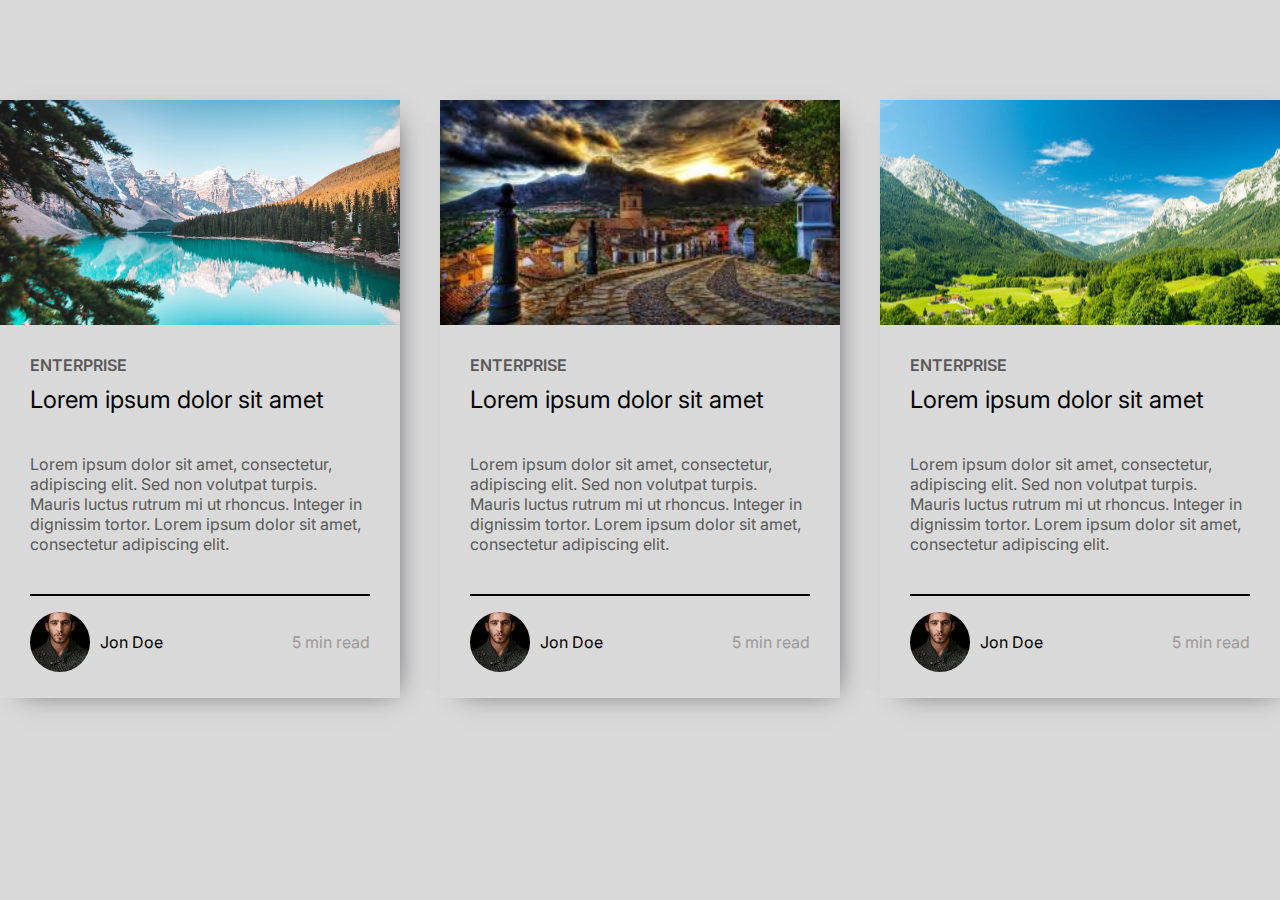
<file: HTML & CSS Regular Exam - 18 Jun 2023/01_Enterprise/index.html>
<!DOCTYPE html>
<html lang="en">
    <head>
        <meta charset="UTF-8" />
        <meta name="viewport" content="width=device-width, initial-scale=1.0" />
        <link rel="stylesheet" href="style.css" />
        <title>Enterprise</title>
    </head>
    <body>
        <section class="card-container">
            <div class="card">
                <img src="./images/photo1.jpeg" alt="" />
                <div class="info">
                    <p class="category">ENTERPRISE</p>
                    <p class="title">Lorem ipsum dolor sit amet</p>
                    <p class="description">Lorem ipsum dolor sit amet, consectetur, adipiscing elit. Sed non volutpat turpis. Mauris luctus rutrum mi ut rhoncus. Integer in dignissim tortor. Lorem ipsum dolor sit amet, consectetur adipiscing elit.</p>
                    <div class="line"></div>

                    <div class="author">
                        <div class="author-info">
                            <img src="./images/men.jpg" alt="" class="avatar" />
                            <p>Jon Doe</p>
                        </div>
                        <p class="time">5 min read</p>
                    </div>
                </div>
            </div>

            <div class="card">
                <img src="./images/photo2.jpg" alt="" />
                <div class="info">
                    <p class="category">ENTERPRISE</p>
                    <p class="title">Lorem ipsum dolor sit amet</p>
                    <p class="description">Lorem ipsum dolor sit amet, consectetur, adipiscing elit. Sed non volutpat turpis. Mauris luctus rutrum mi ut rhoncus. Integer in dignissim tortor. Lorem ipsum dolor sit amet, consectetur adipiscing elit.</p>
                    <div class="line"></div>
                    <div class="author">
                        <div class="author-info">
                            <img src="./images/men.jpg" alt="" class="avatar" />
                            <p>Jon Doe</p>
                        </div>
                        <p class="time">5 min read</p>
                    </div>
                </div>
            </div>

            <div class="card">
                <img src="./images/photo3.jpg" alt="" />
                <div class="info">
                    <p class="category">ENTERPRISE</p>
                    <p class="title">Lorem ipsum dolor sit amet</p>
                    <p class="description">Lorem ipsum dolor sit amet, consectetur, adipiscing elit. Sed non volutpat turpis. Mauris luctus rutrum mi ut rhoncus. Integer in dignissim tortor. Lorem ipsum dolor sit amet, consectetur adipiscing elit.</p>
                    <div class="line"></div>
                    <div class="author">
                        <div class="author-info">
                            <img src="./images/men.jpg" alt="" class="avatar" />
                            <p>Jon Doe</p>
                        </div>
                        <p class="time">5 min read</p>
                    </div>
                </div>
            </div>
        </section>
    </body>
</html>
</file>
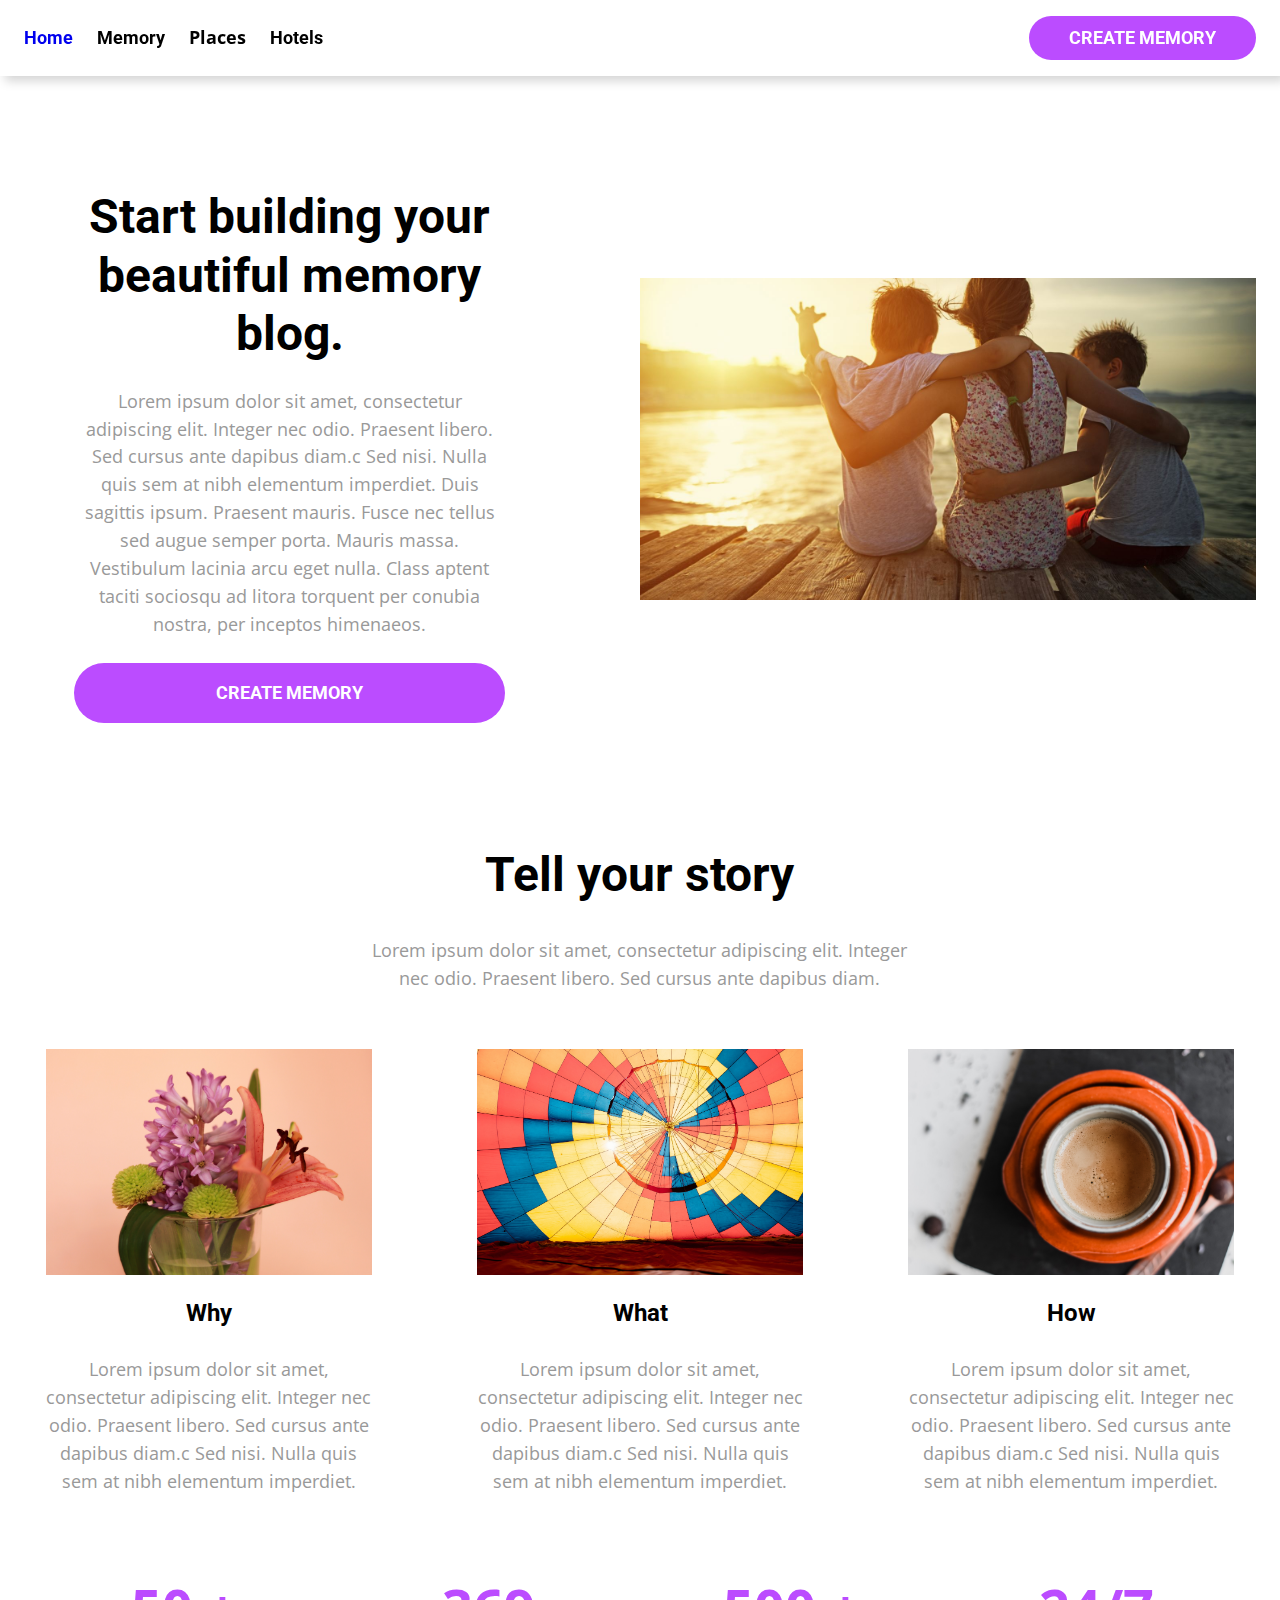
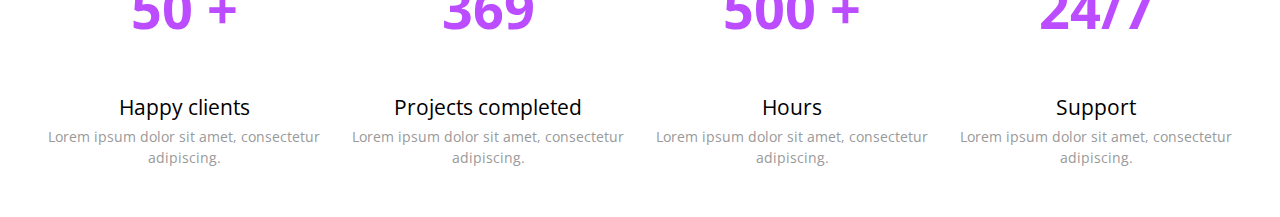
<file: HTML & CSS Regular Exam - 18 Jun 2023/02_Build Dream/index.html>
<!DOCTYPE html>
<html lang="en">

<head>
  <title>Build Dreams</title>
  <meta name="viewport" content="width=device-width, initial-scale=1.0" />
  <meta charset="utf-8" />
  <link rel="stylesheet" href="./style.css" />
  <link rel="stylesheet" href="./responsive.css" />
</head>

<body>
  <div>
    <div class="home-container">
      <div data-role="Header" class="home-navbar-container">
        <div class="home-navbar">
          <div class="home-links-container">
            <a href="#" class="home-link Anchor">Home</a>
            <span class="home-link1 Anchor">Memory</span>
            <span class="home-link2">Places</span>
            <span class="home-link3 Anchor">Hotels</span>
          </div>
          <div class="home-cta-container">
            <button class="home-cta-btn button Anchor">CREATE MEMORY</button>
          </div>
        </div>
      </div>
      <div class="home-hero">
        <div class="home-hero-text-container">
          <h1 class="home-heading">
            <span class="home-text">
              Start building your beautiful memory blog.
            </span>
            <span class="Section-Heading"></span>
          </h1>
          <span class="home-text02 Section-Text">
            Lorem ipsum dolor sit amet, consectetur adipiscing elit. Integer
            nec odio. Praesent libero. Sed cursus ante dapibus diam.c Sed
            nisi. Nulla quis sem at nibh elementum imperdiet. Duis sagittis
            ipsum. Praesent mauris. Fusce nec tellus sed augue semper porta.
            Mauris massa. Vestibulum lacinia arcu eget nulla. Class aptent
            taciti sociosqu ad litora torquent per conubia nostra, per
            inceptos himenaeos.
          </span>
          <button class="home-cta-btn2 button Anchor">CREATE MEMORY</button>
        </div>
        <img alt="image"
          src="./images/happy_memory.jpg"
          class="home-image1" />
      </div>
      <div id="features" class="home-features">
        <div class="home-heading-container">
          <h2 class="home-text03 Section-Heading">Tell your story</h2>
          <span class="home-text04 Section-Text">
            Lorem ipsum dolor sit amet, consectetur adipiscing elit. Integer
            nec odio. Praesent libero. Sed cursus ante dapibus diam.
          </span>
        </div>
        <div class="home-cards-container">
          <div class="home-feature-card">
            <img alt="image"
              src="./images/flowers.jpg"
              class="home-image2" />
            <span class="home-heading1 Card-Heading">Why</span>
            <span class="home-text05 Card-Text">
              Lorem ipsum dolor sit amet, consectetur adipiscing elit. Integer
              nec odio. Praesent libero. Sed cursus ante dapibus diam.c Sed
              nisi. Nulla quis sem at nibh elementum imperdiet.
            </span>
          </div>
          <div class="home-feature-card1">
            <img alt="image"
              src="./images/balloon.jpg"
              class="home-image3" />
            <span class="home-heading2 Card-Heading">What</span>
            <span class="home-text06 Card-Text">
              Lorem ipsum dolor sit amet, consectetur adipiscing elit. Integer
              nec odio. Praesent libero. Sed cursus ante dapibus diam.c Sed
              nisi. Nulla quis sem at nibh elementum imperdiet.
            </span>
          </div>
          <div class="home-feature-card2">
            <img alt="image"
              src="./images/coffee.jpg"
              class="home-image4" />
            <span class="home-heading3 Card-Heading">How</span>
            <span class="home-text07 Card-Text">
              Lorem ipsum dolor sit amet, consectetur adipiscing elit. Integer
              nec odio. Praesent libero. Sed cursus ante dapibus diam.c Sed
              nisi. Nulla quis sem at nibh elementum imperdiet.
            </span>
          </div>
        </div>
      </div>
      <div class="home-stats">
        <div class="home-stat">
          <h1 class="home-text08">
            <span>50</span>
            <span>+</span>
          </h1>
          <span class="home-text11">Happy clients</span>
          <span class="home-text12">
            Lorem ipsum dolor sit amet, consectetur adipiscing.
          </span>
        </div>
        <div class="home-stat1">
          <h1 class="home-text13"><span>369</span></h1>
          <span class="home-text15">Projects completed</span>
          <span class="home-text16">
            Lorem ipsum dolor sit amet, consectetur adipiscing.
          </span>
        </div>
        <div class="home-stat2">
          <h1 class="home-text17">
            <span>500</span>
            <span>+</span>
          </h1>
          <span class="home-text20">Hours</span>
          <span class="home-text21">
            Lorem ipsum dolor sit amet, consectetur adipiscing.
          </span>
        </div>
        <div class="home-stat3">
          <h1 class="home-text22"><span>24/7</span></h1>
          <span class="home-text24">Support</span>
          <span class="home-text25">
            Lorem ipsum dolor sit amet, consectetur adipiscing.
          </span>
        </div>
      </div>
    </div>
  </div>
</body>

</html>
</file>
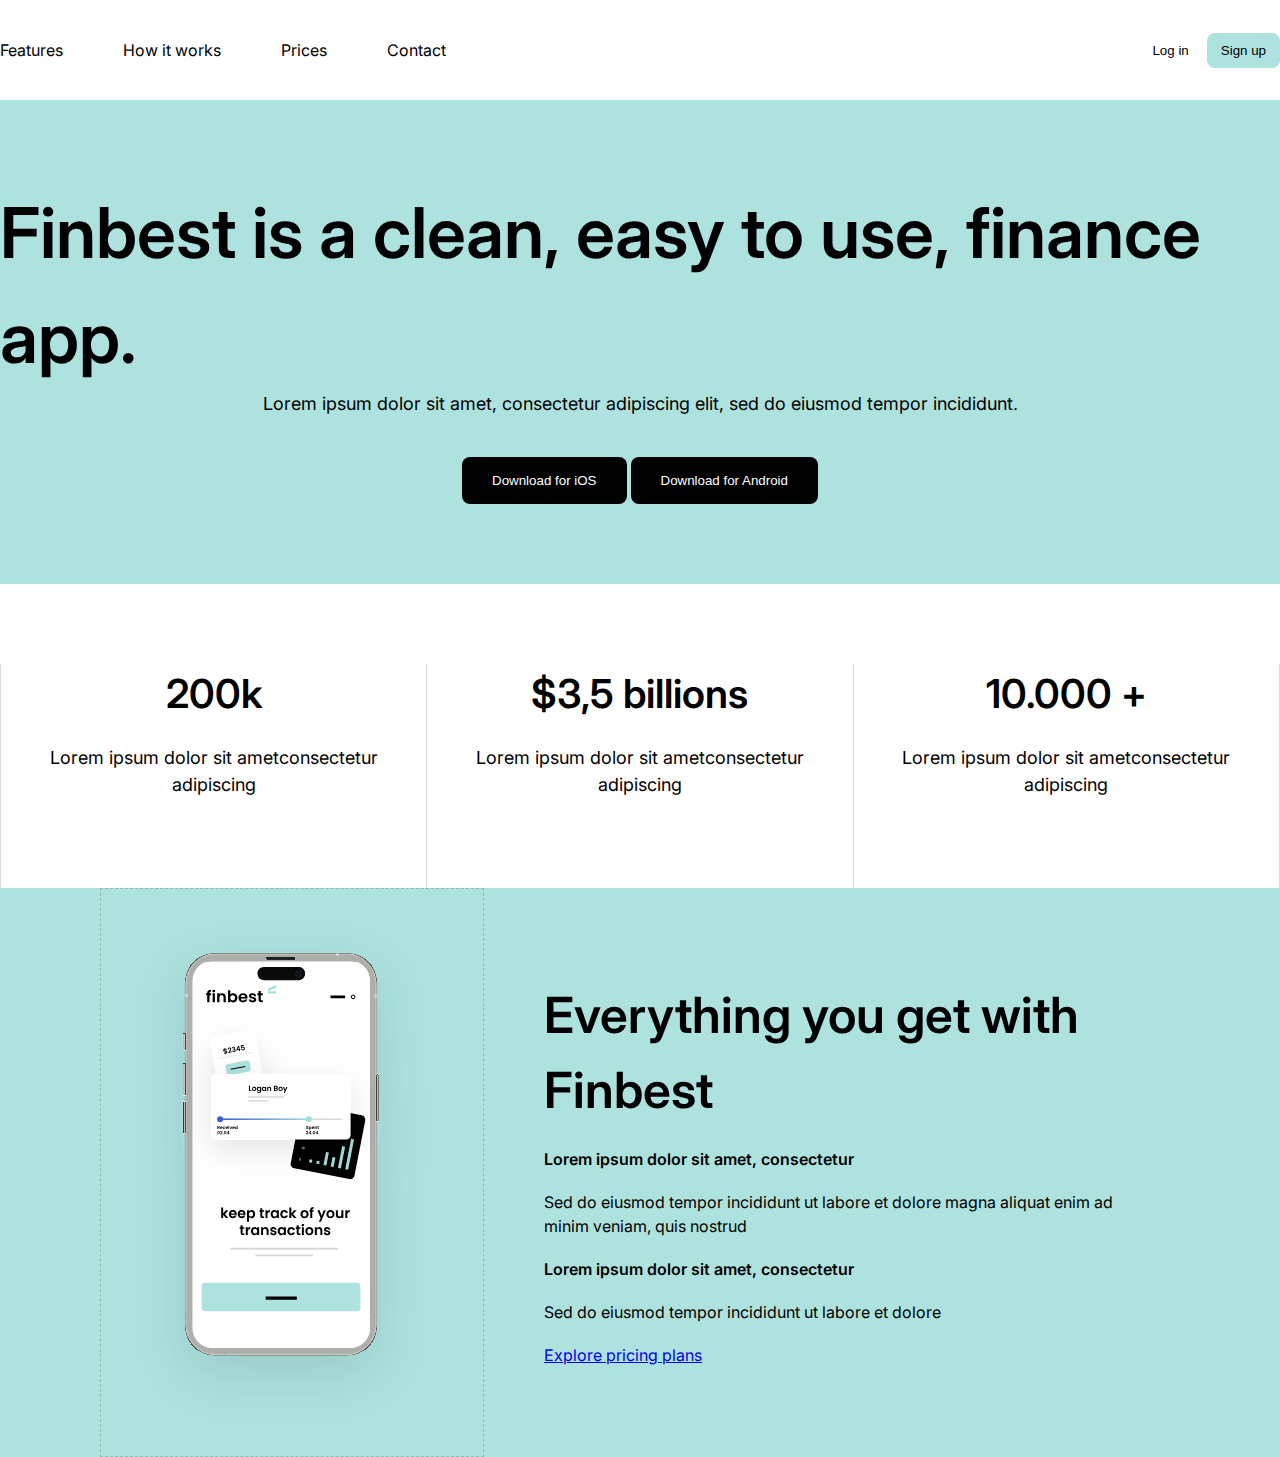
<file: HTML & CSS Regular Exam - 18 Jun 2023/03_Finbest/index.html>
<!DOCTYPE html>
<html lang="en">
    <head>
        <meta charset="UTF-8" />
        <meta name="viewport" content="width=device-width, initial-scale=1.0" />
        <link rel="stylesheet" href="style.css" />
        <title>Finbest</title>
    </head>
    <body>
        <header>
            <div class="white-wrapper">
                <nav>
                    <ul>
                        <li>Features</li>
                        <li>How it works</li>
                        <li>Prices</li>
                        <li>Contact</li>
                    </ul>
                    <div class="login">
                        <button>Log in</button>
                        <button class="green">Sign up</button>
                    </div>
                </nav>
            </div>
            <div class="hero-section">
                <h1>Finbest is a clean, easy to use, finance app.</h1>
                <p class="header-text">Lorem ipsum dolor sit amet, consectetur adipiscing elit, sed do eiusmod tempor incididunt.</p>
                <div class="buttons">
                    <button class="black">Download for iOS</button>
                    <button class="black">Download for Android</button>
                </div>
            </div>
        </header>
        <main>
            <div class="main-wrapper">
                <div class="info-card">
                    <p class="number">200k</p>
                    <p class="text">Lorem ipsum dolor sit ametconsectetur adipiscing</p>
                </div>
                <div class="info-card">
                    <p class="number">$3,5 billions</p>
                    <p class="text">Lorem ipsum dolor sit ametconsectetur adipiscing</p>
                </div>
                <div class="info-card">
                    <p class="number">10.000 +</p>
                    <p class="text">Lorem ipsum dolor sit ametconsectetur adipiscing</p>
                </div>
            </div>

            <div class="main-green">
                <div class="main-green-container">
                    <div class="left-side">
                        <img class="main-img" src="./images/group 1277.svg" alt="" />
                    </div>
                    <div class="desctiption">
                        <p class="title-big">Everything you get with Finbest</p>
                        <p class="bold-text">Lorem ipsum dolor sit amet, consectetur</p>
                        <p>Sed do eiusmod tempor incididunt ut labore et dolore magna aliquat enim ad minim veniam, quis nostrud</p>
                        <p class="bold-text">Lorem ipsum dolor sit amet, consectetur</p>
                        <p>Sed do eiusmod tempor incididunt ut labore et dolore</p>
                        <a href="#">Explore pricing plans</a>
                    </div>
                </div>
            </div>
        </main>
    </body>
</html>
</file>
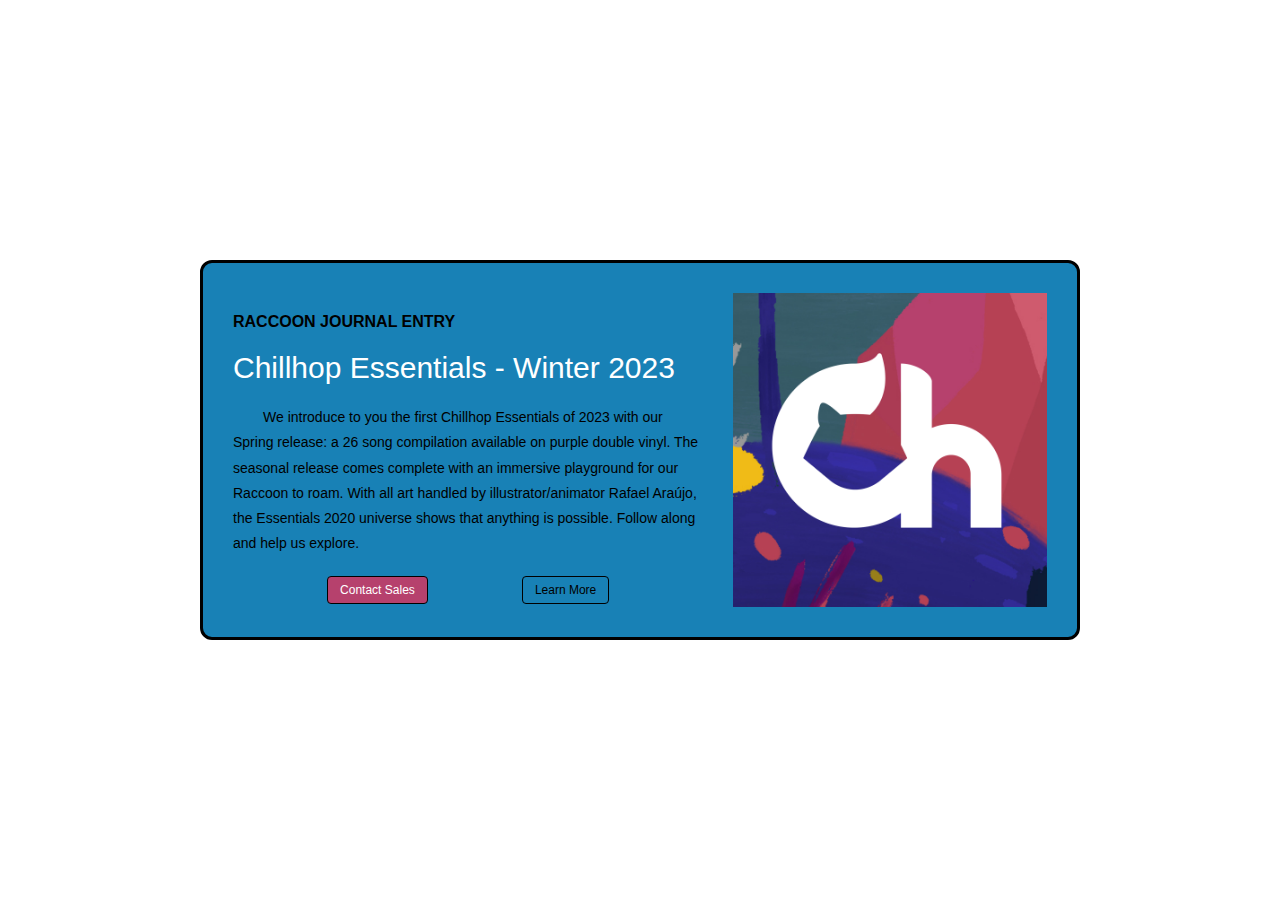
<file: HTML & CSS Regular Exam - 22 Oct 2023/01_Chillhop/index.html>
<!DOCTYPE html>
<html lang="en">
    <head>
        <meta charset="UTF-8" />
        <meta name="viewport" content="width=device-width, initial-scale=1.0" />
        <link rel="stylesheet" href="style.css" />
        <title>Chillhop</title>
    </head>
    <body>
        <div class="main-wrapper">
            <!-- <div class="box-content"> -->
            <div class="card-box">
                <div class="left">
                    <h2>Raccoon Journal Entry</h2>
                    <h1>Chillhop Essentials - Winter 2023</h1>
                    <p>
                        We introduce to you the first Chillhop Essentials of 2023 with our Spring release: a 26 song compilation available on purple double vinyl. The seasonal release comes complete with an immersive playground for our Raccoon to roam. With all art handled by illustrator/animator Rafael Araújo, the Essentials 2020 universe shows that anything is possible. Follow along and help us
                        explore.
                    </p>

                    <div class="links">
                        <a class="red-link" href="#">Contact Sales</a>
                        <a class="base-link" href="#">Learn More</a>
                    </div>
                </div>
                <div class="right">
                    <img src="./image/img.jpg" alt="Chillhop" />
                </div>
            </div>
        </div>
        <!-- </div> -->
    </body>
</html>
</file>
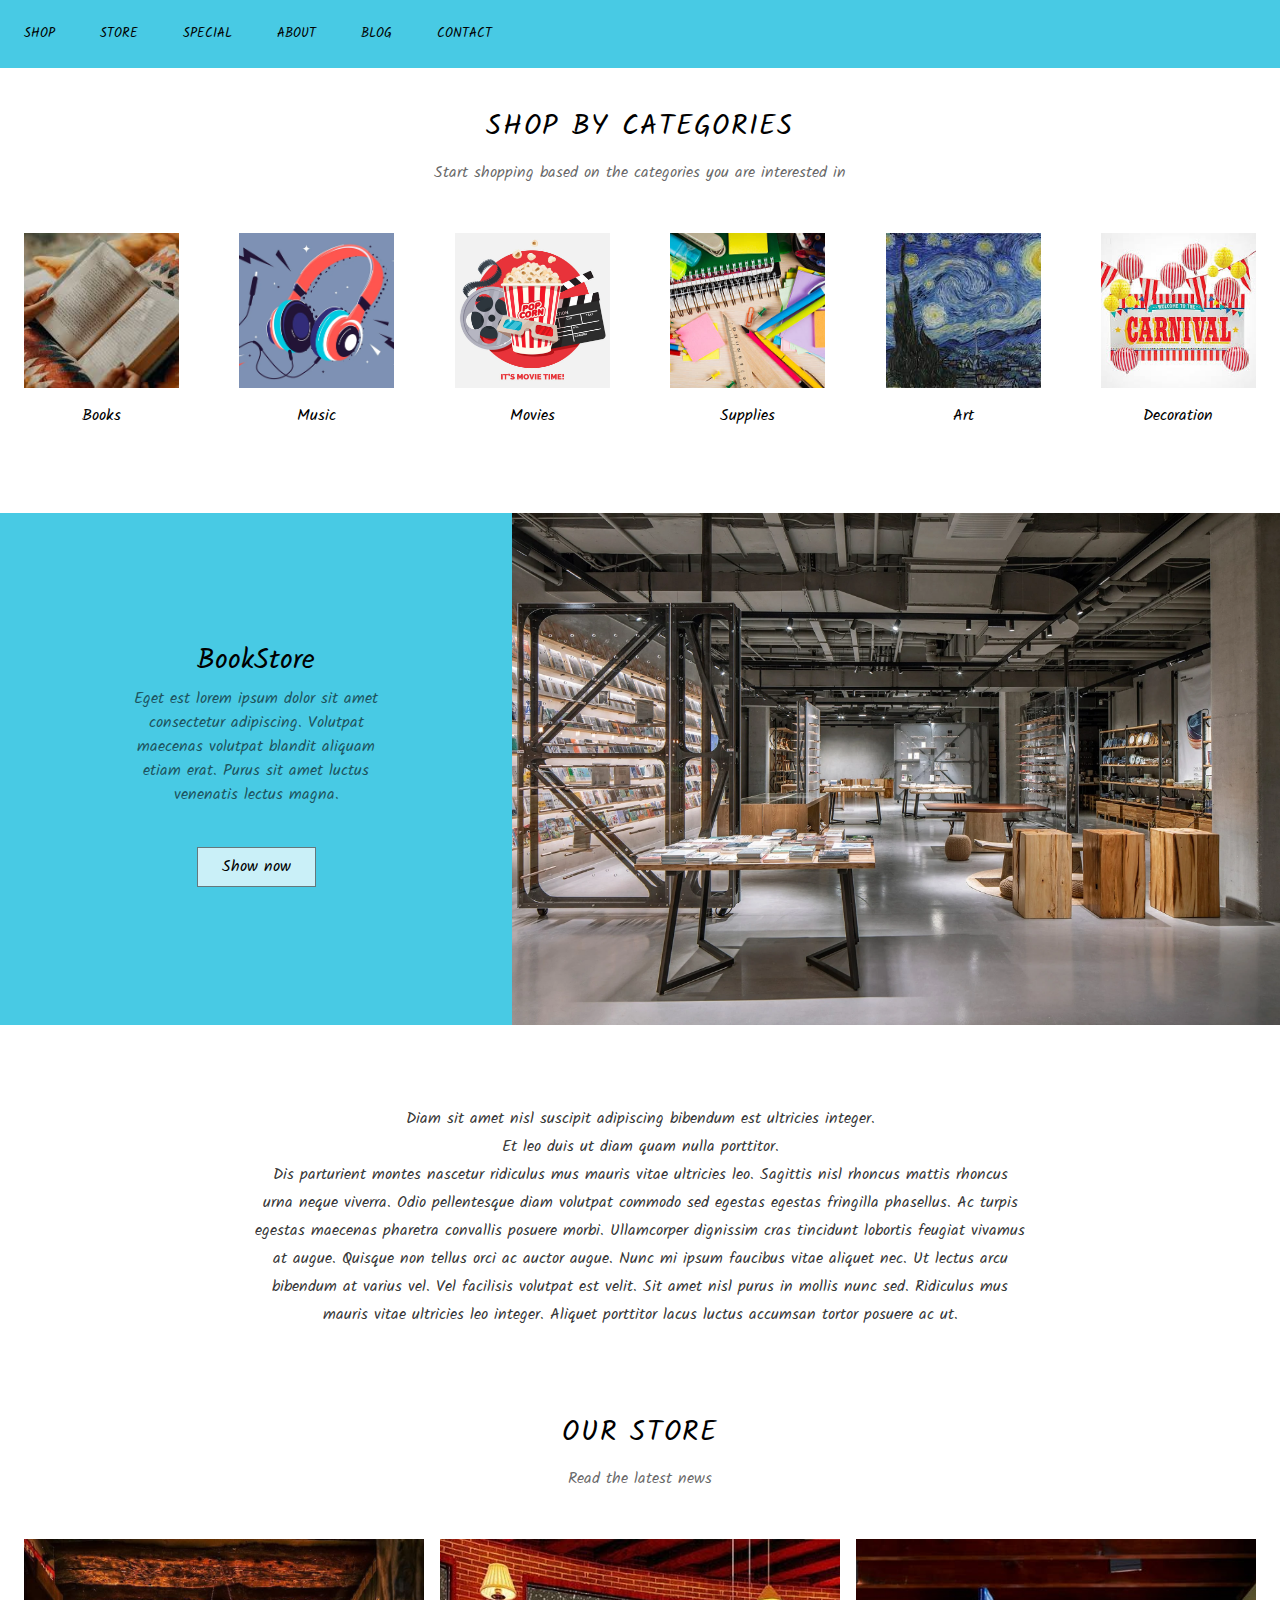
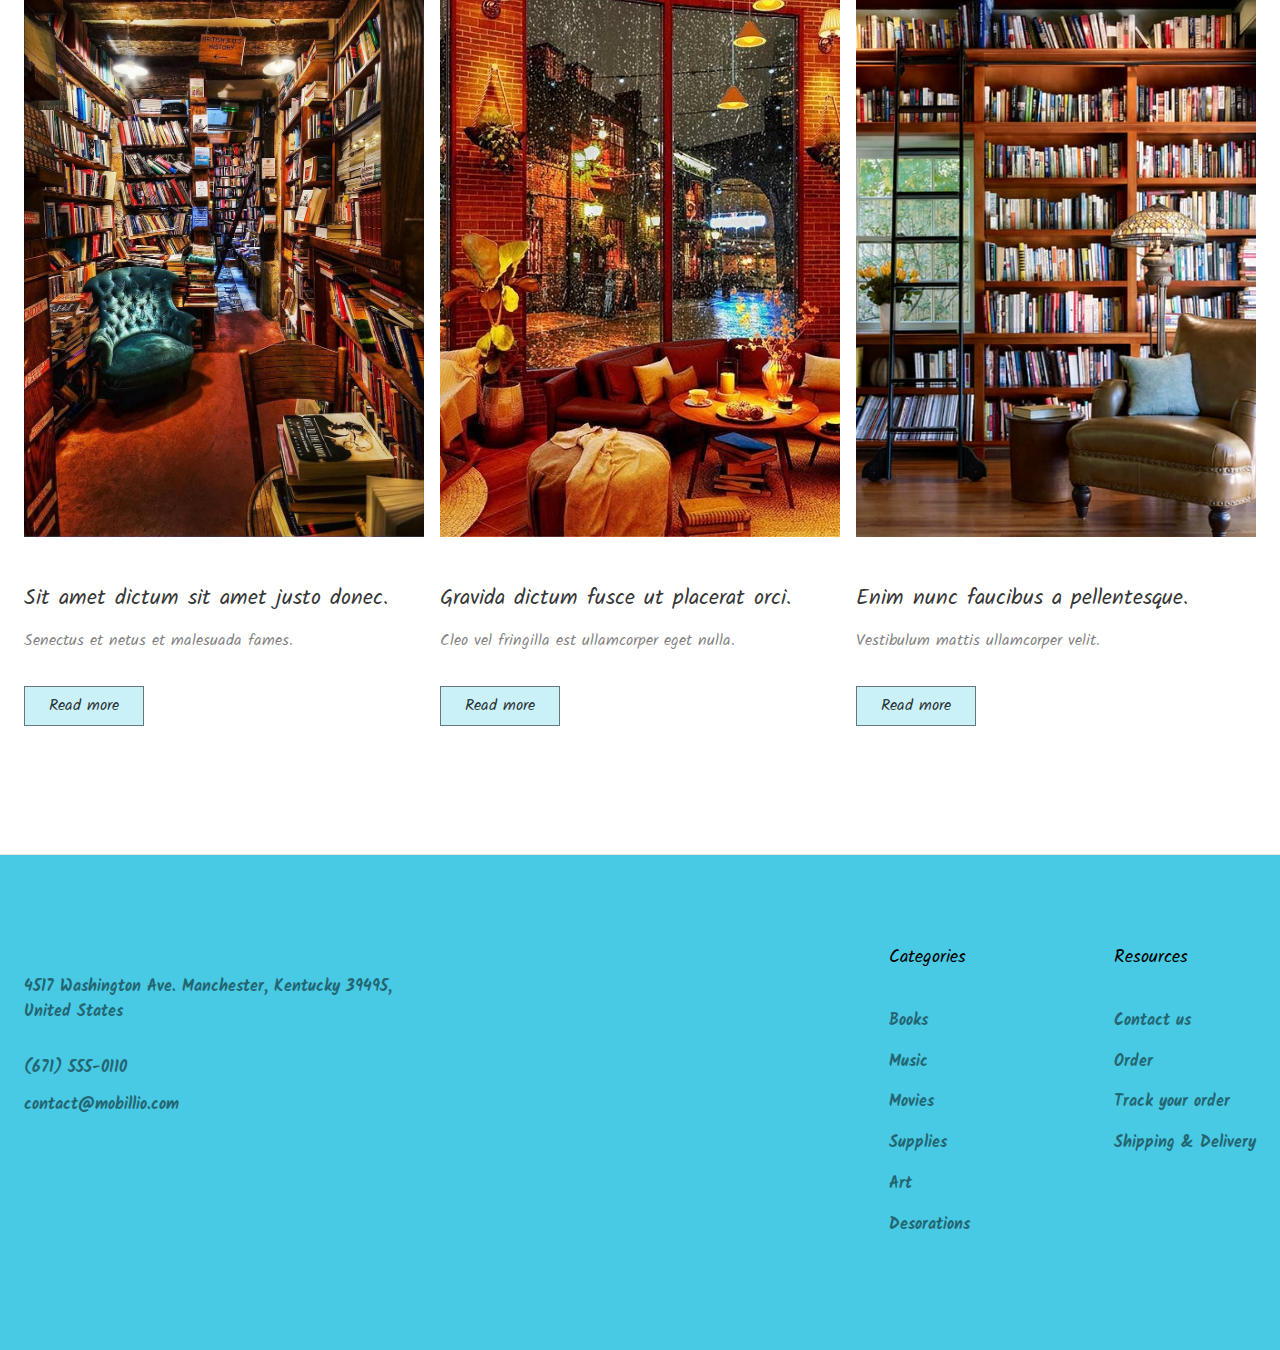
<file: HTML & CSS Regular Exam - 22 Oct 2023/02_Book Store/index.html>
<!DOCTYPE html>
<html lang="en">

<head>
  <title>Mobillio Online Store</title>
  <meta name="viewport" content="width=device-width, initial-scale=1.0" />
  <meta charset="utf-8" />
  <link rel="stylesheet" href="./style.css" />
  <link rel="stylesheet" href="./responsive.css" />
</head>

<body>
  <div>
    <div class="home-container">
      <div class="home-navbar">
        <header data-role="Header" class="home-header max-width-container">
          <div class="home-navbar1">
            <div class="home-middle">
              <div class="home-left">
                <span class="navbar-link">SHOP</span>
                <span class="navbar-link">STORE</span>
                <span class="navbar-link">SPECIAL</span>
                <span class="navbar-link">ABOUT</span>
                <span class="navbar-link">BLOG</span>
                <span class="navbar-link">CONTACT</span>
              </div>
            </div>
          </div>
        </header>
      </div>
      <div class="home-main">
        <div class="section-container column">
          <div class="max-width-container">
            <div class="section-heading-section-heading">
              <h1 class="section-heading-text Heading-2">
                <span>SHOP BY CATEGORIES</span>
              </h1>
              <span class="section-heading-text1">
                <span>
                  Start shopping based on the categories you are interested in
                </span>
              </span>
            </div>
            <div class="home-cards-container">
              <div class="category-card-category-card">
                <img alt="image" src="./images/books.jpg" class="category-card-image" />
                <span class="category-card-text"><span>Books</span></span>
              </div>
              <div class="category-card-category-card">
                <img alt="image" src="./images/music.jpg" class="category-card-image" />
                <span class="category-card-text"><span>Music</span></span>
              </div>
              <div class="category-card-category-card">
                <img alt="image" src="./images/movie.jpg" class="category-card-image" />
                <span class="category-card-text"><span>Movies</span></span>
              </div>
              <div class="category-card-category-card">
                <img alt="image" src="./images/supplies.jpg" class="category-card-image" />
                <span class="category-card-text"><span>Supplies</span></span>
              </div>
              <div class="category-card-category-card">
                <img alt="image" src="./images/art.jpg" class="category-card-image" />
                <span class="category-card-text"><span>Art</span></span>
              </div>
              <div class="category-card-category-card">
                <img alt="image" src="./images/decoration.jpg" class="category-card-image" />
                <span class="category-card-text">
                  <span>Decoration</span>
                </span>
              </div>
            </div>
          </div>
        </div>
        <div class="home-full-width-banner section-container">
          <div class="home-left4">
            <div class="home-content">
              <span class="home-text29">BookStore</span>
              <span class="home-text30">
                Eget est lorem ipsum dolor sit amet consectetur adipiscing. Volutpat maecenas volutpat blandit aliquam etiam erat. Purus sit amet luctus venenatis lectus magna.
              </span>
            </div>
            <div class="home-btn button">
              <span class="home-text31">Show now</span>
            </div>
          </div>
          <img alt="Rectangle13271410" src="./images/bookstore.jpg" class="home-image6" />
        </div>
        <div class="home-container06 max-width-container">
          <div class="home-container07">
            <span class="home-text23">
              <span>
                Diam sit amet nisl suscipit adipiscing bibendum est ultricies integer.
              </span>
              <br />
              <span>Et leo duis ut diam quam nulla porttitor.</span>
              <br />
              <span>
                Dis parturient montes nascetur ridiculus mus mauris vitae ultricies leo. Sagittis nisl rhoncus mattis
                rhoncus urna neque viverra. Odio pellentesque diam volutpat commodo sed egestas egestas fringilla
                phasellus. Ac turpis egestas maecenas pharetra convallis posuere morbi. Ullamcorper dignissim cras
                tincidunt lobortis feugiat vivamus at augue. Quisque non tellus orci ac auctor augue. Nunc mi ipsum
                faucibus vitae aliquet nec. Ut lectus arcu bibendum at varius vel. Vel facilisis volutpat est velit. Sit
                amet nisl purus in mollis nunc sed. Ridiculus mus mauris vitae ultricies leo integer. Aliquet porttitor
                lacus luctus accumsan tortor posuere ac ut.
              </span>
            </span>
          </div>
        </div>
        <div class="section-container">
          <div class="max-width-container">
            <div class="section-heading-section-heading section-heading-root-class-name">
              <h1 class="section-heading-text Heading-2">
                <span>Our store</span>
              </h1>
              <span class="section-heading-text1">
                <span>
                  Read the latest news
                </span>
              </span>
            </div>
            <div class="home-container08">
              <div class="blog-post-card-blog-post-card blog-post-card-root-class-name">
                <img alt="image" src="./images/bookstore1.jpg" class="blog-post-card-image" />
                <div class="blog-post-card-container">
                  <span class="blog-post-card-text">
                    <span>Sit amet dictum sit amet justo donec.</span>
                  </span>
                  <span class="blog-post-card-text1">
                    <span>
                      Senectus et netus et malesuada fames.
                    </span>
                  </span>
                  <a href="#" class="button">
                    Read more
                  </a>
                </div>
              </div>
              <div class="blog-post-card-blog-post-card">
                <img alt="image" src="./images/bookstore2.jpg" class="blog-post-card-image" />
                <div class="blog-post-card-container">
                  <span class="blog-post-card-text">
                    <span>Gravida dictum fusce ut placerat orci.</span>
                  </span>
                  <span class="blog-post-card-text1">
                    <span>
                      Cleo vel fringilla est ullamcorper eget nulla.
                    </span>
                  </span>
                  <a href="#" class="button">
                    Read more
                  </a>
                </div>
              </div>
              <div class="blog-post-card-blog-post-card">
                <img alt="image" src="./images/bookstore3.jpg" class="blog-post-card-image" />
                <div class="blog-post-card-container">
                  <span class="blog-post-card-text">
                    <span>Enim nunc faucibus a pellentesque.</span>
                  </span>
                  <span class="blog-post-card-text1">
                    <span>
                      Vestibulum mattis ullamcorper velit.
                    </span>
                  </span>
                  <a href="#" class="button">
                    Read more
                  </a>
                </div>
              </div>
            </div>
          </div>
        </div>
      </div>
      <div class="home-footer">
        <div class="max-width-container">
          <footer class="home-footer1">
            <div class="home-container09">
              <span class="home-text33">
                <span>4517 Washington Ave. Manchester, Kentucky 39495,</span>
                <br />
                <span>United States</span>
              </span>
              <span class="home-text36">(671) 555-0110</span>
              <span class="home-text37">contact@mobillio.com</span>
            </div>
            <div class="home-links-container">
              <div class="home-container10">
                <span class="home-text38">Categories</span>
                <a href="#" class="home-text39">Books</a>
                <a href="#" class="home-text40">Music</a>
                <a href="#" class="home-text41">Movies</a>
                <a href="#" class="home-text42">Supplies</a>
                <a href="#" class="home-text43">Art</a>
                <a href="#" class="home-text46">Desorations</a>
              </div>
              <div class="home-container12">
                <span class="home-text51">Resources</span>
                <a href="#" class="home-text52">Contact us</a>
                <a href="#" class="home-text53">Order</a>
                <a href="#" class="home-text54">Track your order</a>
                <a href="#" class="home-text55">Shipping &amp; Delivery</a>
              </div>
            </div>
          </footer>
        </div>
      </div>
    </div>
  </div>
</body>

</html>
</file>
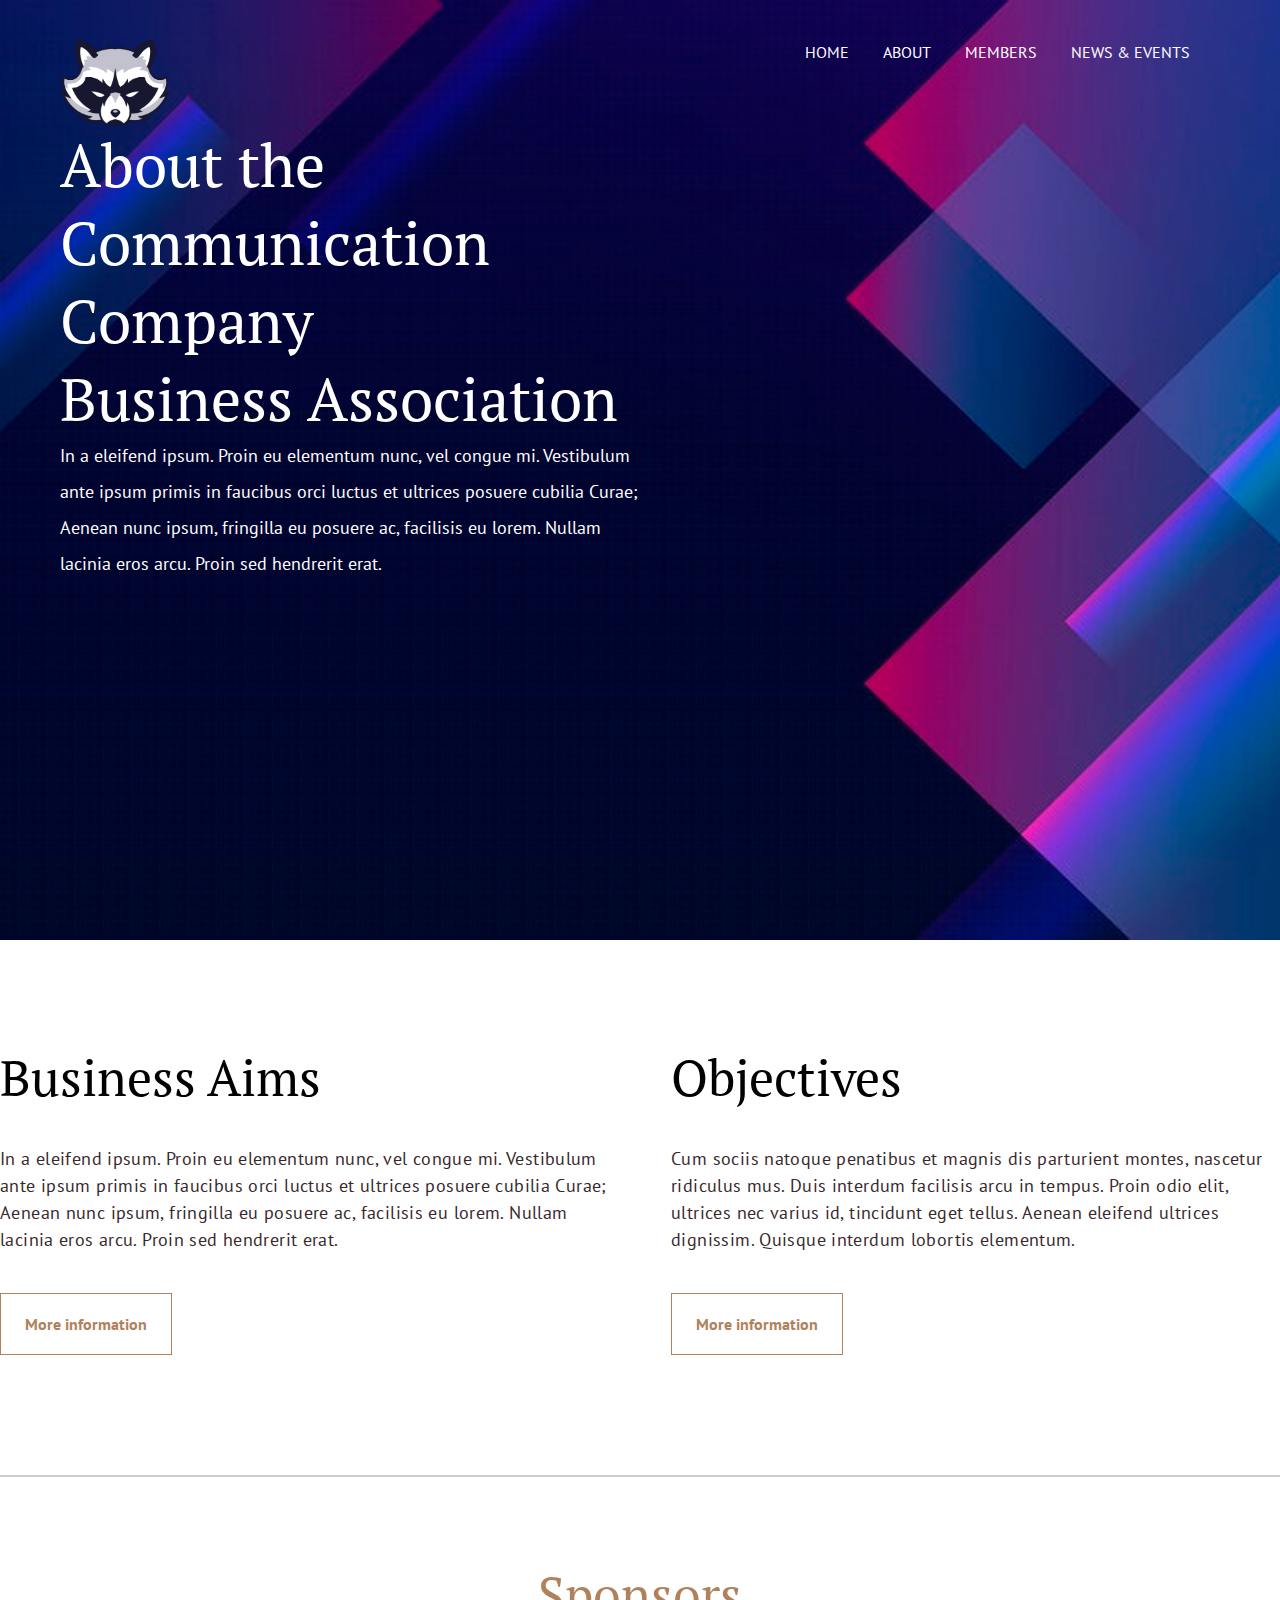
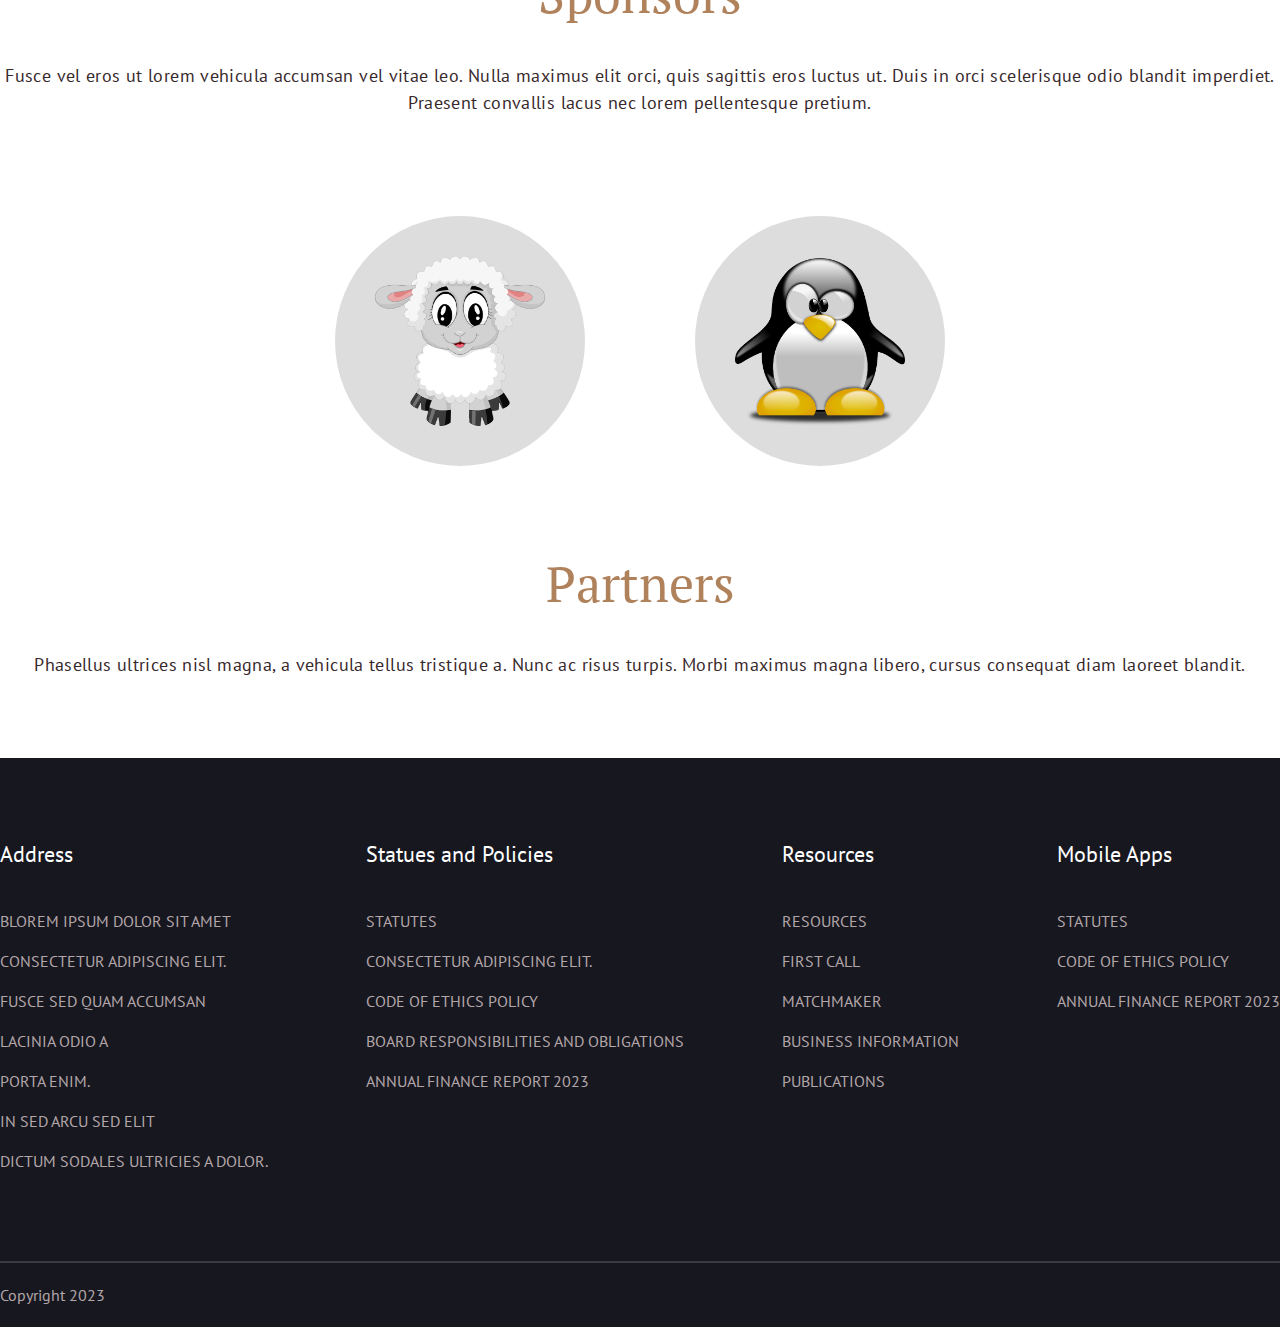
<file: HTML & CSS Regular Exam - 22 Oct 2023/03_Business/index.html>
<!DOCTYPE html>
<html lang="en">
    <head>
        <meta charset="UTF-8" />
        <meta name="viewport" content="width=device-width, initial-scale=1.0" />
        <link rel="stylesheet" href="style.css" />
        <title>03 Business</title>
    </head>
    <body>
        <header class="header-container">
            <div class="nav-container">
                <img src="./images/logo.webp" alt="Bussines index" class="logo" />
                <nav class="navigation">
                    <ul>
                        <li><a href="#">Home</a></li>
                        <li><a href="#">About</a></li>
                        <li><a href="#">Members</a></li>
                        <li><a href="#">News & Events</a></li>
                    </ul>
                </nav>
            </div>
            <div class="wrapper">
                <div class="header-info">
                    <p class="header-big">About the</p>
                    <p class="header-big">Communication Company</p>
                    <p class="header-big">Business Association</p>
                    <p class="header-text">In a eleifend ipsum. Proin eu elementum nunc, vel congue mi. Vestibulum ante ipsum primis in faucibus orci luctus et ultrices posuere cubilia Curae; Aenean nunc ipsum, fringilla eu posuere ac, facilisis eu lorem. Nullam lacinia eros arcu. Proin sed hendrerit erat.</p>
                </div>
            </div>
        </header>
        <main>
            <section class="decription wrapper">
                <div class="first">
                    <p class="title">Business Aims</p>
                    <p class="info">In a eleifend ipsum. Proin eu elementum nunc, vel congue mi. Vestibulum ante ipsum primis in faucibus orci luctus et ultrices posuere cubilia Curae; Aenean nunc ipsum, fringilla eu posuere ac, facilisis eu lorem. Nullam lacinia eros arcu. Proin sed hendrerit erat.</p>
                    <a href="#" class="button">More information</a>
                </div>

                <div class="first">
                    <p class="title">Objectives</p>
                    <p class="info">Cum sociis natoque penatibus et magnis dis parturient montes, nascetur ridiculus mus. Duis interdum facilisis arcu in tempus. Proin odio elit, ultrices nec varius id, tincidunt eget tellus. Aenean eleifend ultrices dignissim. Quisque interdum lobortis elementum.</p>
                    <a href="#" class="button">More information</a>
                </div>
            </section>
            <div class="grey-line"></div>
            <div class="wrapper">
                <section class="sponsors">
                    <p class="title sponsor">Sponsors</p>
                    <p class="info info-sponsors">Fusce vel eros ut lorem vehicula accumsan vel vitae leo. Nulla maximus elit orci, quis sagittis eros luctus ut. Duis in orci scelerisque odio blandit imperdiet. Praesent convallis lacus nec lorem pellentesque pretium.</p>
                </section>
                <section class="images">
                    <img class="circle" src="./images/sponsor1.webp" alt="" />
                    <img class="circle" src="./images/sponsor2.webp" alt="" />
                </section>
                <section class="sponsors wrapper">
                    <p class="title sponsor">Partners</p>
                    <p class="info info-sponsors">Phasellus ultrices nisl magna, a vehicula tellus tristique a. Nunc ac risus turpis. Morbi maximus magna libero, cursus consequat diam laoreet blandit.</p>
                </section>
            </div>
        </main>
        <footer>
            <div class="wrapper footer-wrap">
                <div class="footer-links">
                    <p class="footer-title">Address</p>
                    <ul>
                        <li><a href="">BLorem ipsum dolor sit amet</a></li>
                        <li><a href="">consectetur adipiscing elit.</a></li>
                        <li><a href="">Fusce sed quam accumsan</a></li>
                        <li><a href="">lacinia odio a</a></li>
                        <li><a href="">porta enim.</a></li>
                        <li><a href="">In sed arcu sed elit</a></li>
                        <li><a href="">dictum sodales ultricies a dolor.</a></li>
                    </ul>
                </div>
                <div class="footer-links">
                    <p class="footer-title">Statues and Policies</p>
                    <ul>
                        <li><a href="">Statutes</a></li>
                        <li><a href="">consectetur adipiscing elit.</a></li>
                        <li><a href="">Code of Ethics Policy</a></li>
                        <li><a href="">Board Responsibilities and Obligations</a></li>
                        <li><a href="">Annual Finance Report 2023</a></li>
                    </ul>
                </div>
                <div class="footer-links">
                    <p class="footer-title">Resources</p>
                    <ul>
                        <li><a href="">Resources</a></li>
                        <li><a href="">First Call</a></li>
                        <li><a href="">Matchmaker</a></li>
                        <li><a href="">Business Information</a></li>
                        <li><a href="">Publications</a></li>
                    </ul>
                </div>

                <div class="footer-links">
                    <p class="footer-title">Mobile Apps</p>
                    <ul>
                        <li><a href="">Statutes</a></li>
                        <li><a href="">Code of Ethics Policy</a></li>
                        <li><a href="">Annual Finance Report 2023</a></li>
                    </ul>
                </div>
            </div>
            <div class="footer-line"></div>
            <div class="wrapper">
                <p class="footer-text">Copyright 2023</p>
            </div>
        </footer>
    </body>
</html>
</file>
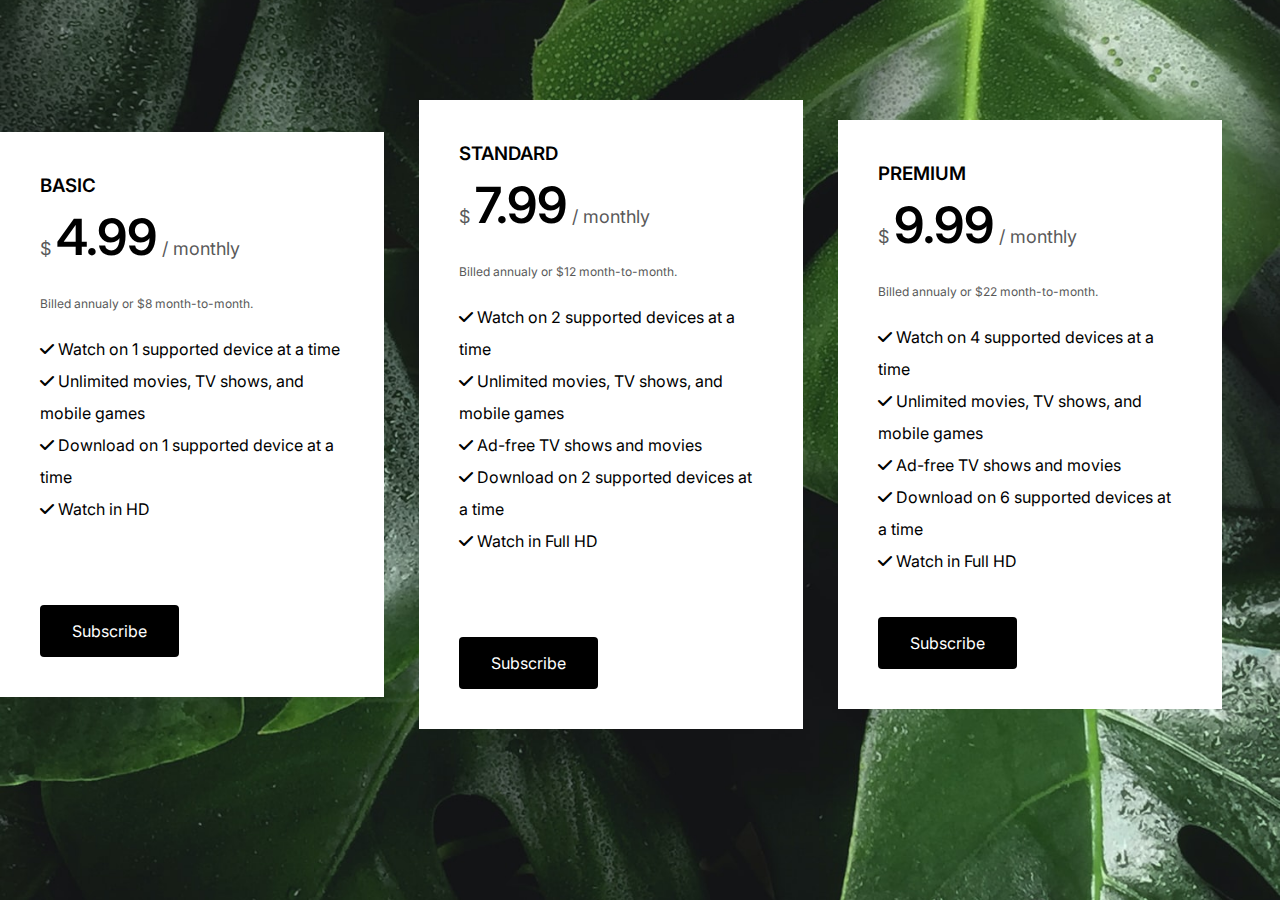
<file: HTML & CSS Retake Exam - 13 April 2023/01_Payment Plan/index.html>
<!DOCTYPE html>
<html lang="en">
    <head>
        <meta charset="UTF-8" />
        <meta name="viewport" content="width=device-width, initial-scale=1.0" />
        <link rel="stylesheet" href="style.css" />
        <title>Document</title>
    </head>
    <body>
        <div class="contet-wrapper">
            <section>
                <article class="first">
                    <h3>Basic</h3>
                    <p class="price">$ <span>4.99</span> / monthly</p>
                    <p class="small">Billed annualy or $8 month-to-month.</p>
                    <ul>
                        <li><i class="fa-solid fa-check"></i> Watch on 1 supported device at a time</li>
                        <li><i class="fa-solid fa-check"></i> Unlimited movies, TV shows, and mobile games</li>
                        <li><i class="fa-solid fa-check"></i> Download on 1 supported device at a time</li>
                        <li><i class="fa-solid fa-check"></i> Watch in HD</li>
                    </ul>
                    <p><a href="#">Subscribe</a></p>
                </article>
                <article class="second">
                    <h3>Standard</h3>
                    <p class="price">$ <span>7.99</span> / monthly</p>
                    <p class="small">Billed annualy or $12 month-to-month.</p>
                    <ul>
                        <li><i class="fa-solid fa-check"></i> Watch on 2 supported devices at a time</li>
                        <li><i class="fa-solid fa-check"></i> Unlimited movies, TV shows, and mobile games</li>
                        <li><i class="fa-solid fa-check"></i> Ad-free TV shows and movies</li>
                        <li><i class="fa-solid fa-check"></i> Download on 2 supported devices at a time</li>
                        <li><i class="fa-solid fa-check"></i> Watch in Full HD</li>
                    </ul>
                    <p><a href="#">Subscribe</a></p>
                </article>
                <article class="third">
                    <h3>Premium</h3>
                    <p class="price">$ <span>9.99</span> / monthly</p>
                    <p class="small">Billed annualy or $22 month-to-month.</p>
                    <ul>
                        <li><i class="fa-solid fa-check"></i> Watch on 4 supported devices at a time</li>
                        <li><i class="fa-solid fa-check"></i> Unlimited movies, TV shows, and mobile games</li>
                        <li><i class="fa-solid fa-check"></i> Ad-free TV shows and movies</li>
                        <li><i class="fa-solid fa-check"></i> Download on 6 supported devices at a time</li>
                        <li><i class="fa-solid fa-check"></i> Watch in Full HD</li>
                    </ul>
                    <p><a href="#">Subscribe</a></p>
                </article>
            </section>
        </div>
    </body>
</html>
</file>
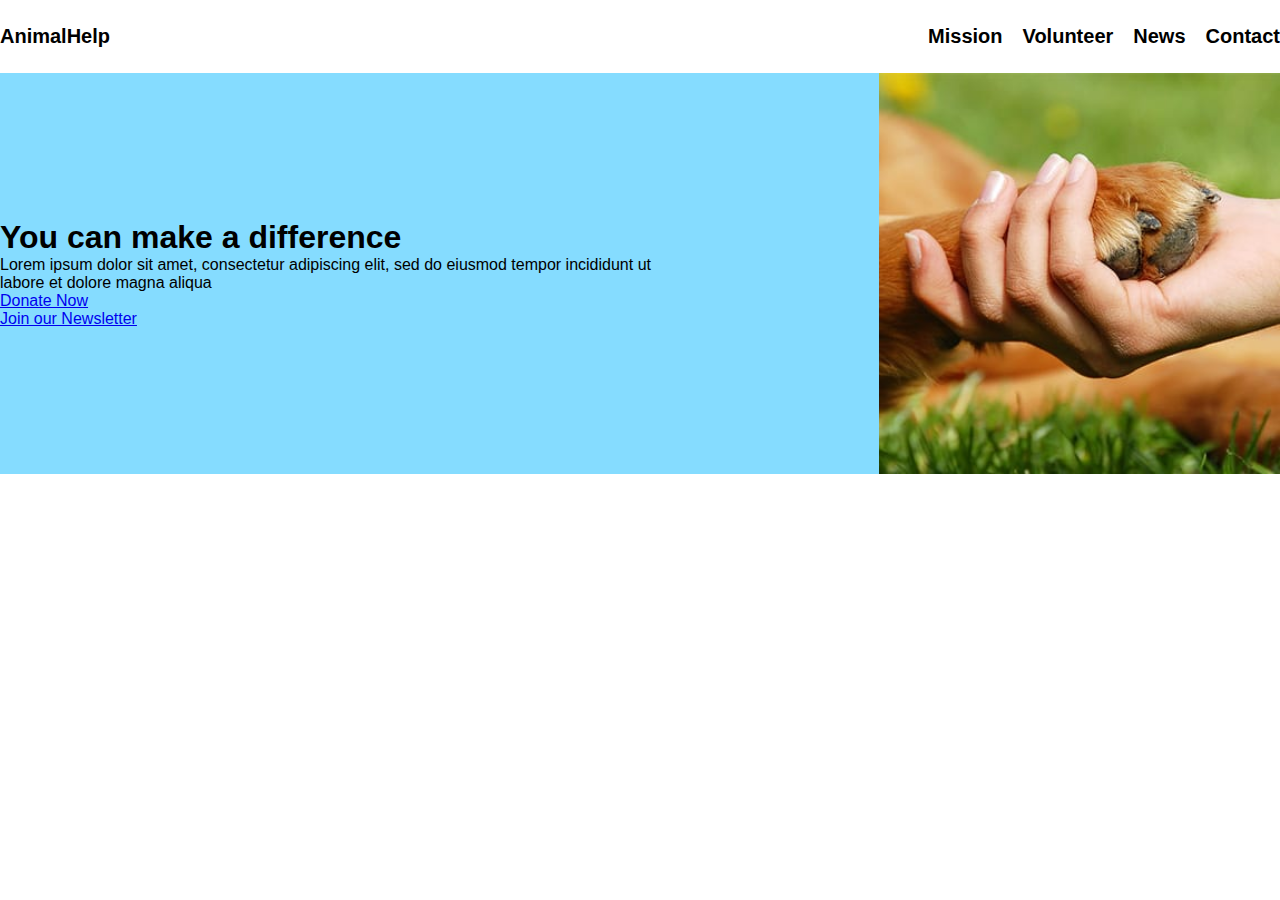
<file: HTML & CSS Retake Exam - 13 April 2023/03_Animal Help/index.html>
<!DOCTYPE html>
<html lang="en">
    <head>
        <meta charset="UTF-8" />
        <meta name="viewport" content="width=device-width, initial-scale=1.0" />

        <link rel="stylesheet" href="style.css" />
        <title>Animal Help</title>
    </head>
    <body>
        <header>
            <div class="site-container">
                <nav>
                    <p class="logo">AnimalHelp</p>
                    <ul>
                        <li><a href="#">Mission</a></li>
                        <li><a href="#">Volunteer</a></li>
                        <li><a href="#">News</a></li>
                        <li><a href="#">Contact</a></li>
                    </ul>
                </nav>
            </div>
            <div class="hero-section">
                <div class="site-container">
                    <div class="hero-info">
                        <div class="hero-text">
                            <h1>You can make a difference</h1>
                            <p class="hero-descr">Lorem ipsum dolor sit amet, consectetur adipiscing elit, sed do eiusmod tempor incididunt ut labore et dolore magna aliqua</p>
                            <a href="#" class="button1">Donate Now</a>
                            <a href="#" class="button1 white-btn">Join our Newsletter</a>
                        </div>
                        <img class="hero-img" src="./Images/Promo-MemberPaw.jpg" alt="" />
                    </div>
                </div>
            </div>
        </header>
    </body>
</html>
</file>
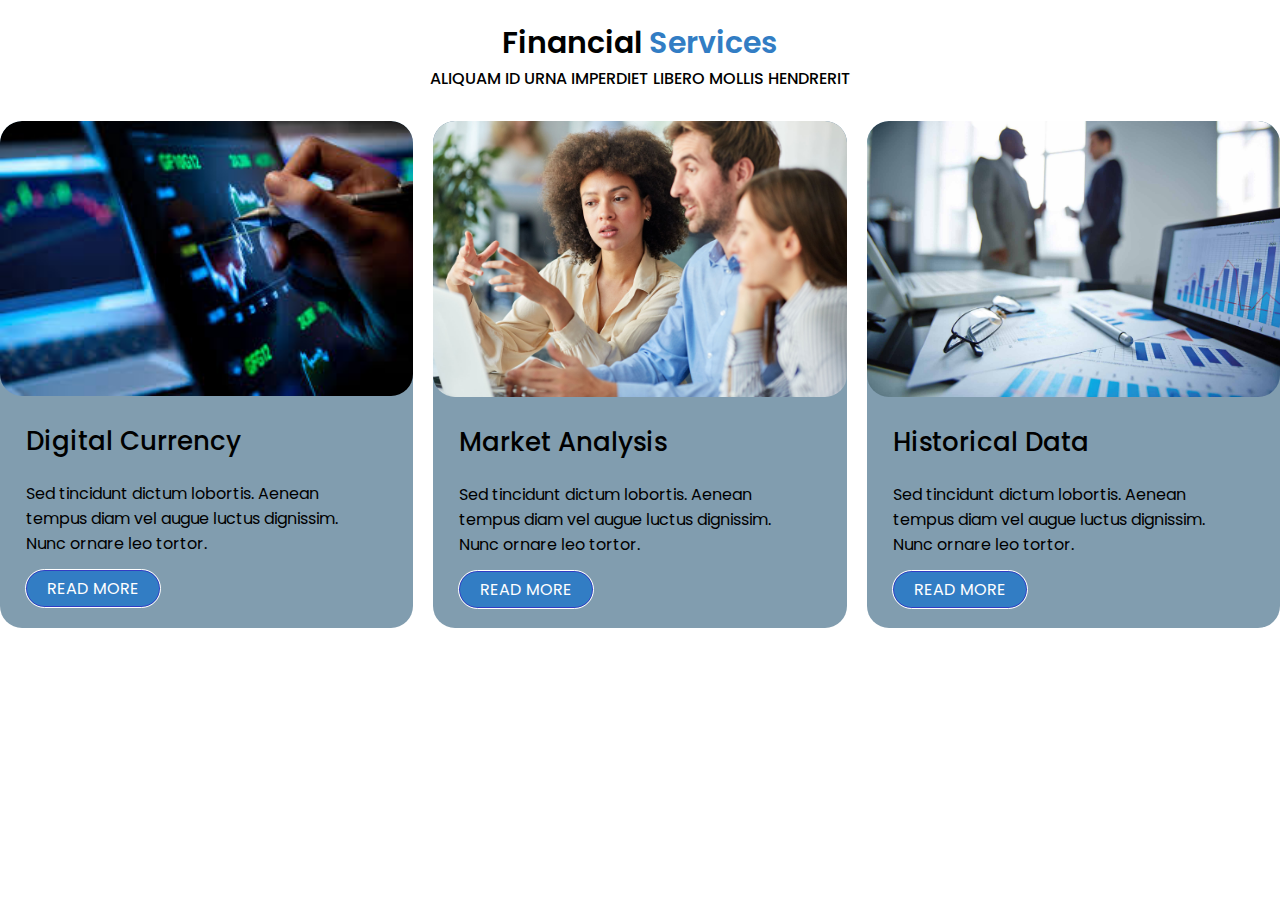
<file: HTML & CSS Retake Exam - 21 December 2022/01_Financial Services/index.html>
<!DOCTYPE html>
<html lang="en">
    <head>
        <meta charset="UTF-8" />
        <meta name="viewport" content="width=device-width, initial-scale=1.0" />
        <link rel="stylesheet" href="style.css" />
        <title>Financial Services</title>
    </head>
    <body>
        <section>
            <h1>Financial <span>Services</span></h1>
            <h4>ALIQUAM ID URNA IMPERDIET LIBERO MOLLIS HENDRERIT</h4>

            <div class="card-section">
                <article>
                    <img src="./images/picture1.jpg" alt="" />
                    <div class="description">
                        <p class="title">Digital Currency</p>
                        <p class="info">Sed tincidunt dictum lobortis. Aenean tempus diam vel augue luctus dignissim. Nunc ornare leo tortor.</p>
                        <p><a class="btn" href="#">READ MORE</a></p>
                    </div>
                </article>
                <article>
                    <img src="./images/picture2.jpg" alt="" />
                    <div class="description">
                        <p class="title">Market Analysis</p>
                        <p class="info">Sed tincidunt dictum lobortis. Aenean tempus diam vel augue luctus dignissim. Nunc ornare leo tortor.</p>
                        <p><a class="btn" href="#">READ MORE</a></p>
                    </div>
                </article>
                <article>
                    <img src="./images/picture3.jpg" alt="" />
                    <div class="description">
                        <p class="title">Historical Data</p>
                        <p class="info">Sed tincidunt dictum lobortis. Aenean tempus diam vel augue luctus dignissim. Nunc ornare leo tortor.</p>
                        <p><a class="btn" href="#">READ MORE</a></p>
                    </div>
                </article>
            </div>
        </section>
    </body>
</html>
</file>
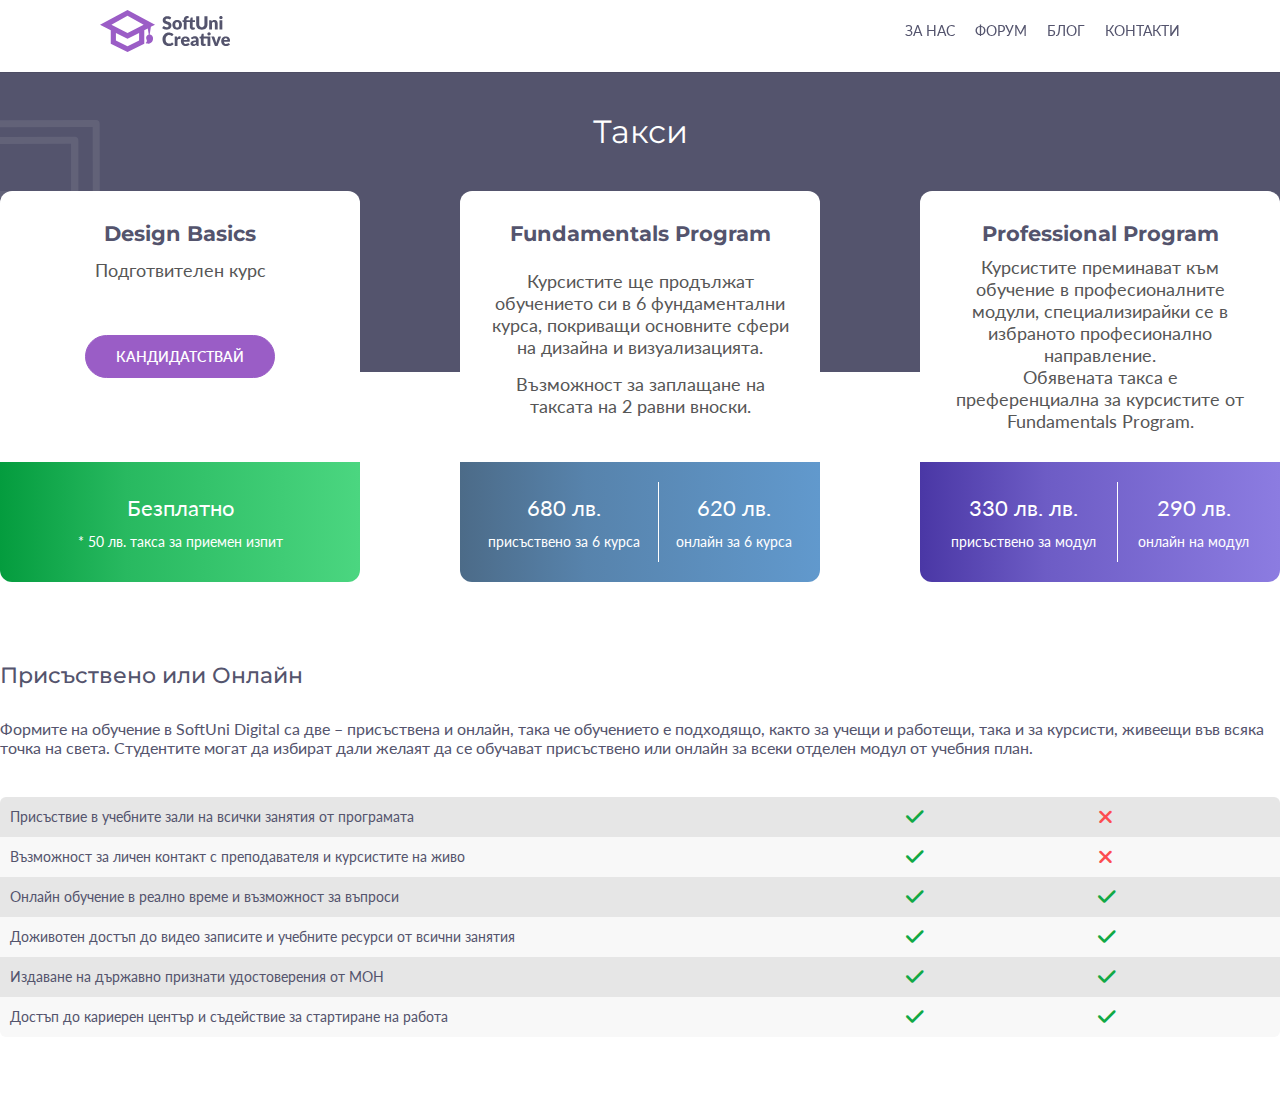
<file: HTML & CSS Retake Exam - 21 December 2022/03_Fees/index.html>
<!DOCTYPE html>
<html lang="en">
    <head>
        <meta charset="UTF-8" />
        <meta name="viewport" content="width=device-width, initial-scale=1.0" />
        <link rel="stylesheet" href="style.css" />
        <title>Fees</title>
    </head>
    <body>
        <header>
            <img src="./images/creative-logo.svg" alt="SoftUni Creative Logo" />
            <nav>
                <ul>
                    <li><a href="">ЗА НАС</a></li>
                    <li><a href="">ФОРУМ</a></li>
                    <li><a href="">БЛОГ</a></li>
                    <li><a href="">КОНТАКТИ</a></li>
                </ul>
            </nav>
        </header>
        <main>
            <h1>Такси</h1>
            <section class="fees">
                <article class="fee-card">
                    <h2>Design Basics</h2>
                    <p class="info">Подготвителен курс</p>
                    <a href="#" class="btn">Кандидатствай</a>
                    <div class="footer green">
                        <div class="left-footer">
                            <p class="price">Безплатно</p>
                            <p>* 50 лв. такса за приемен изпит</p>
                        </div>
                    </div>
                </article>

                <article class="fee-card">
                    <h2>Fundamentals Program</h2>
                    <p class="info">Курсистите ще продължат обучението си в 6 фундаментални курса, покриващи основните сфери на дизайна и визуализацията.</p>
                    <p class="info info2">Възможност за заплащане на таксата на 2 равни вноски.</p>
                    <div class="footer blue">
                        <div class="left-footer">
                            <p class="price">680 лв.</p>
                            <p>присъствено за 6 курса</p>
                        </div>
                        <div class="line"></div>
                        <div class="right-footer">
                            <p class="price">620 лв.</p>
                            <p>онлайн за 6 курса</p>
                        </div>
                    </div>
                </article>

                <article class="fee-card">
                    <h2>Professional Program</h2>
                    <p class="info">Курсистите преминават към обучение в професионалните модули, специализирайки се в избраното професионално направление.</p>
                    <p class="info info2">Обявената такса е преференциална за курсистите от Fundamentals Program.</p>
                    <div class="footer purple">
                        <div class="left-footer">
                            <p class="price">330 лв. лв.</p>
                            <p>присъствено за модул</p>
                        </div>
                        <div class="line"></div>
                        <div class="right-footer">
                            <p class="price">290 лв.</p>
                            <p>онлайн на модул</p>
                        </div>
                    </div>
                </article>
            </section>
            <section class="main-content">
                <h3>Присъствено или Онлайн</h3>
                <p class="main-description">Формите на обучение в SoftUni Digital са две – присъствена и онлайн, така че обучението е подходящо, както за учещи и работещи, така и за курсисти, живеещи във всяка точка на света. Студентите могат да избират дали желаят да се обучават присъствено или онлайн за всеки отделен модул от учебния план.</p>

                <table>
                    <tr>
                        <td class="first-td">Присъствие в учебните зали на всички занятия от програмата</td>
                        <td><i class="fa-solid fa-check"></i></td>
                        <td><i class="fa-solid fa-xmark"></i></td>
                    </tr>
                    <tr>
                        <td class="first-td">Възможност за личен контакт с преподавателя и курсистите на живо</td>
                        <td><i class="fa-solid fa-check"></i></td>
                        <td><i class="fa-solid fa-xmark"></i></td>
                    </tr>
                    <tr>
                        <td class="first-td">Онлайн обучение в реално време и възможност за въпроси</td>
                        <td><i class="fa-solid fa-check"></i></td>
                        <td><i class="fa-solid fa-check"></i></td>
                    </tr>
                    <tr>
                        <td class="first-td">Доживотен достъп до видео записите и учебните ресурси от всични занятия</td>
                        <td><i class="fa-solid fa-check"></i></td>
                        <td><i class="fa-solid fa-check"></i></td>
                    </tr>
                    <tr>
                        <td class="first-td">Издаване на държавно признати удостоверения от МОН</td>
                        <td><i class="fa-solid fa-check"></i></td>
                        <td><i class="fa-solid fa-check"></i></td>
                    </tr>
                    <tr>
                        <td class="first-td">Достъп до кариерен център и съдействие за стартиране на работа</td>
                        <td><i class="fa-solid fa-check"></i></td>
                        <td><i class="fa-solid fa-check"></i></td>
                    </tr>
                </table>
            </section>
        </main>
    </body>
</html>
</file>
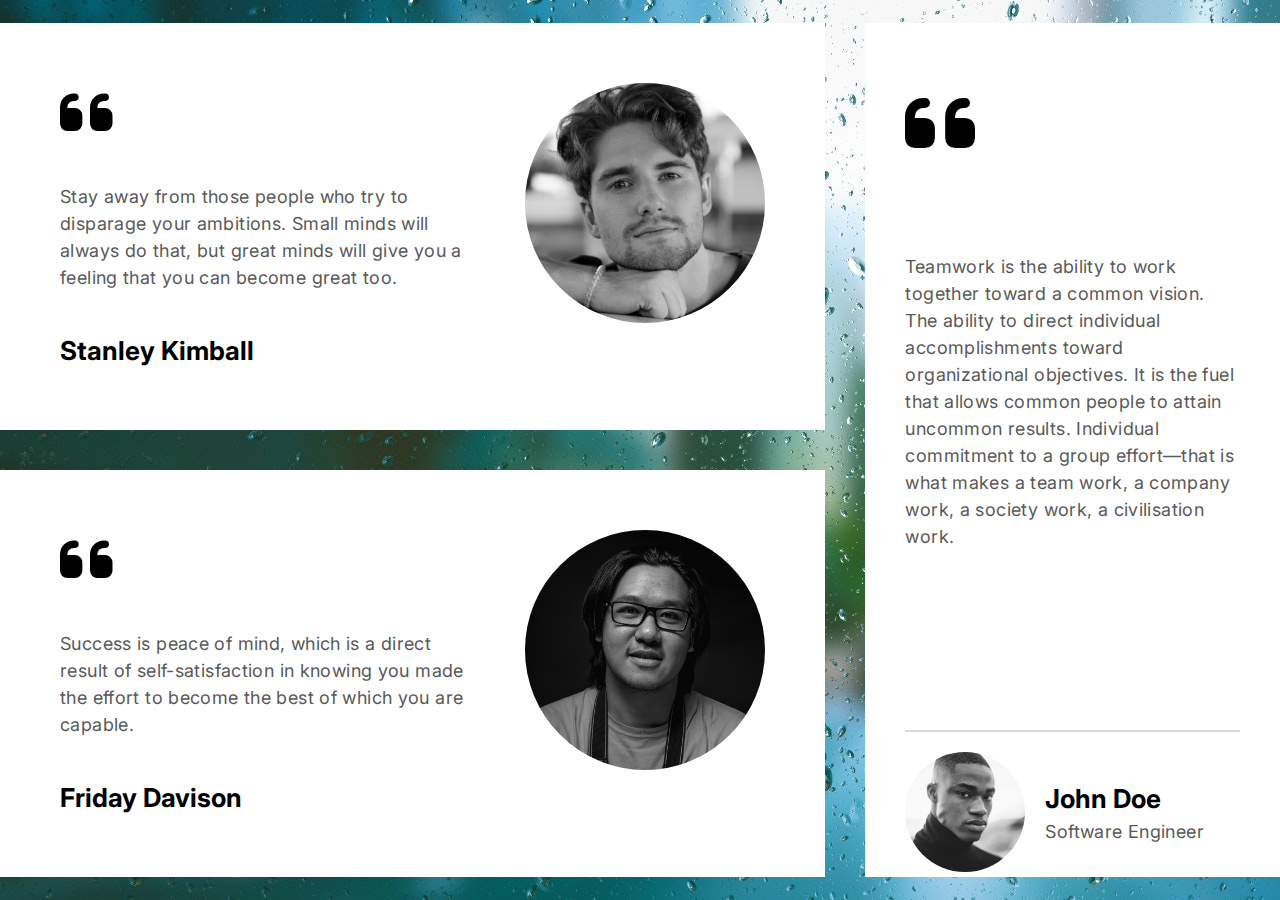
<file: HTML & CSS Retake Exam - 9 Aug 2023/01_Forum/index.html>
<!DOCTYPE html>
<html lang="en">
    <head>
        <meta charset="UTF-8" />
        <meta name="viewport" content="width=device-width, initial-scale=1.0" />
        <link rel="stylesheet" href="style.css" />
        <title>Forum</title>
    </head>
    <body>
        <div class="wrapper">
            <section>
                <div class="left">
                    <div class="left-card background">
                        <div class="container">
                            <div class="info">
                                <i class="fa-solid fa-quote-left"></i>
                                <p class="info2">Stay away from those people who try to disparage your ambitions. Small minds will always do that, but great minds will give you a feeling that you can become great too.</p>
                                <p class="name">Stanley Kimball</p>
                            </div>
                            <img src="images/person1.jpg" alt="" class="avatar" />
                        </div>
                    </div>
                    <div class="left-card background">
                        <div class="container">
                            <div class="info">
                                <i class="fa-solid fa-quote-left"></i>
                                <p class="info2">Success is peace of mind, which is a direct result of self-satisfaction in knowing you made the effort to become the best of which you are capable.</p>
                                <p class="name">Friday Davison</p>
                            </div>
                            <img src="images/person2.jpg" alt="" class="avatar" />
                        </div>
                    </div>
                </div>
                <div class="right background">
                    <i class="fa-solid fa-quote-left"></i>
                    <p class="info2">Teamwork is the ability to work together toward a common vision. The ability to direct individual accomplishments toward organizational objectives. It is the fuel that allows common people to attain uncommon results. Individual commitment to a group effort—that is what makes a team work, a company work, a society work, a civilisation work.</p>
                    <div class="grey-line"></div>
                    <div class="info-right">
                        <img class="image-right" src="./images/person3.jpg" alt="" />
                        <div class="bottom">
                            <p class="name">John Doe</p>
                            <p class="info3">Software Engineer</p>
                        </div>
                    </div>
                </div>
            </section>
        </div>
    </body>
</html>
</file>
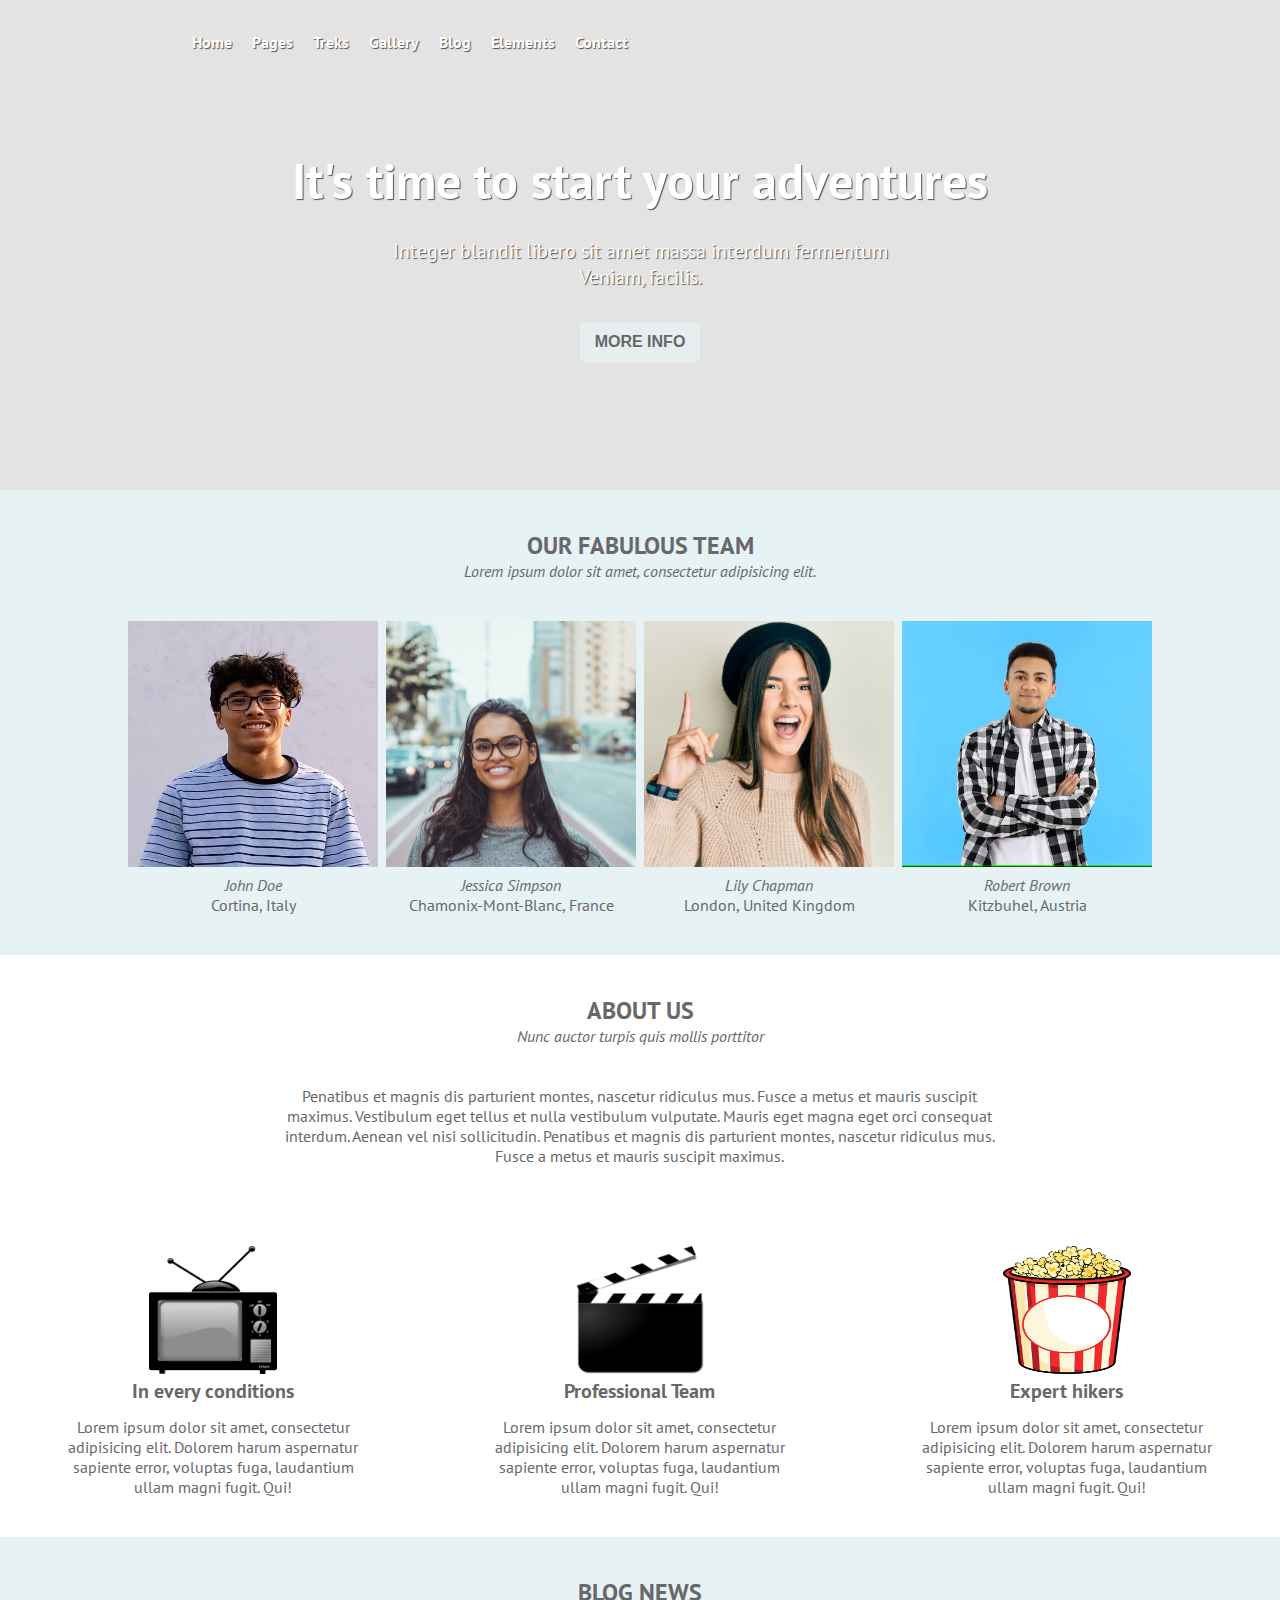
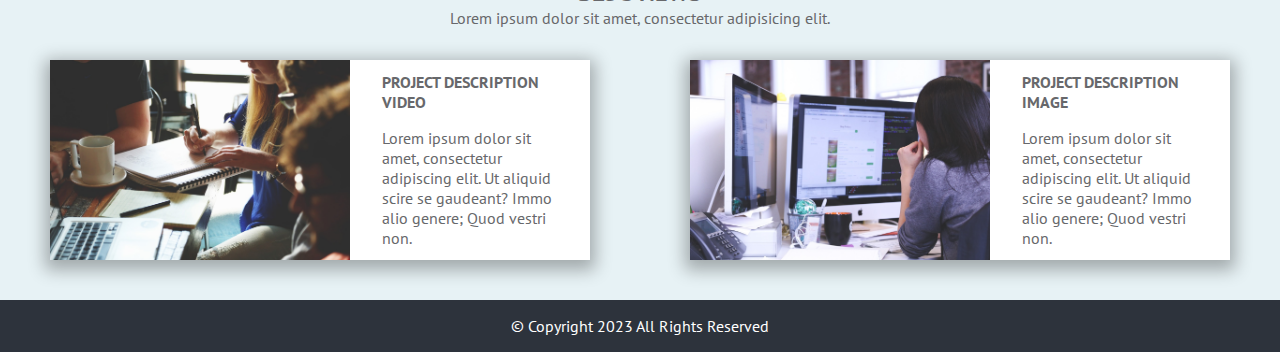
<file: HTML & CSS Retake Exam - 9 Aug 2023/02_Movie/index.html>
<!DOCTYPE html>
<html lang="en">

<head>
    <link rel="stylesheet" href="style.css">
    <link rel="stylesheet" href="responsive.css">
    <meta charset="UTF-8">
    <meta name="viewport" content="width=device-width, initial-scale=1.0">
    <meta http-equiv="X-UA-Compatible" content="ie=edge">
    <title>Movie Team</title>
</head>

<body>
    <header>
        <nav>   
            <ul>
                <li><a href="#">Home</a></li>
                <li><a href="#">Pages</a></li>
                <li><a href="#">Treks</a></li>
                <li><a href="#">Gallery</a></li>
                <li><a href="#">Blog</a></li>
                <li><a href="#">Elements</a></li>
                <li><a href="#">Contact</a></li>
            </ul>
        </nav>
        <section class="header-title">
            <h1>It's time to start your adventures</h1>
            <p>Integer blandit libero sit amet massa interdum fermentum</p>
            <p>Veniam, facilis.</p>
            <button>MORE INFO</button>
        </section>
    </header>
    <main>
        <section class="team-description">
            <div class="team-description-wrapper">
                <h3>OUR FABULOUS TEAM</h3>
                <p>Lorem ipsum dolor sit amet, consectetur adipisicing elit.</p>
                <ul>
                    <li>
                        <img src="./images/people1.jpg" alt="pic">
                        <p>John Doe</p>
                        <p>Cortina, Italy</p>
                    </li>
                    <li>
                        <img src="./images/people2.jpg" alt="pic">
                        <p>Jessica Simpson</p>
                        <p>Chamonix-Mont-Blanc, France</p>
                    </li>
                    <li>
                        <img src="./images/people3.jpg" alt="pic">
                        <p>Lily Chapman</p>
                        <p>London, United Kingdom</p>
                    </li>
                    <li>
                        <img src="./images/people4.jpg" alt="pic">
                        <p>Robert Brown</p>
                        <p>Kitzbuhel, Austria</p>
                    </li>
                </ul>
            </div>
        </section>
        <section class="about-us">
            <h3>ABOUT US</h3>
            <p>Nunc auctor turpis quis mollis porttitor</p>
            <p>Penatibus et magnis dis parturient montes, nascetur ridiculus mus. Fusce a metus et mauris suscipit
                maximus. Vestibulum eget tellus et nulla vestibulum vulputate. Mauris eget magna eget orci consequat
                interdum. Aenean vel nisi sollicitudin. Penatibus et magnis dis parturient montes, nascetur ridiculus
                mus. Fusce a metus et mauris suscipit maximus.</p>
        </section>
        <section class="choose-us">
            <ul>
                <li>
                    <img src="./images/vector1.png" alt="cloud">
                    <h4>In every conditions</h4>
                    <p>Lorem ipsum dolor sit amet, consectetur adipisicing elit. Dolorem harum aspernatur sapiente
                        error,
                        voluptas fuga, laudantium ullam magni fugit. Qui!</p>
                </li>
                <li>
                    <img src="./images/vector2.png" alt="bag">
                    <h4>Professional Team</h4>
                    <p>Lorem ipsum dolor sit amet, consectetur adipisicing elit. Dolorem harum aspernatur sapiente
                        error,
                        voluptas fuga, laudantium ullam magni fugit. Qui!</p>
                </li>
                <li>
                    <img src="./images/vector3.png" alt="knife">
                    <h4>Expert hikers</h4>
                    <p>Lorem ipsum dolor sit amet, consectetur adipisicing elit. Dolorem harum aspernatur sapiente
                        error,
                        voluptas fuga, laudantium ullam magni fugit. Qui!</p>
                </li>
            </ul>

        </section>
        <section class="blog-news">
            <h3>BLOG NEWS</h3>
            <p>Lorem ipsum dolor sit amet, consectetur adipisicing elit.</p>
            <ul class="blog-list">
                <li class="item">
                    <section class="avatar">
                        <img src="./images/project1.jpg">
                    </section>
                    <section class="content">
                        <h4>PROJECT DESCRIPTION VIDEO</h4>
                        <p>Lorem ipsum dolor sit amet, consectetur adipiscing elit. Ut aliquid
                            scire se gaudeant? Immo
                            alio genere; Quod vestri non.</p>
                    </section>
                </li>
                <li class="item">
                    <section class="avatar">
                        <img src="./images/project2.jpg">
                    </section>
                    <section class="content">
                        <h4>PROJECT DESCRIPTION IMAGE</h4>
                        <p>Lorem ipsum dolor sit amet, consectetur adipiscing elit. Ut aliquid
                            scire se gaudeant? Immo
                            alio genere; Quod vestri non.</p>
                    </section>
                </li>
            </ul>

        </section>
    </main>
    <footer>
        <p>© Copyright 2023 All Rights Reserved</p>
    </footer>
</body>

</html>
</file>
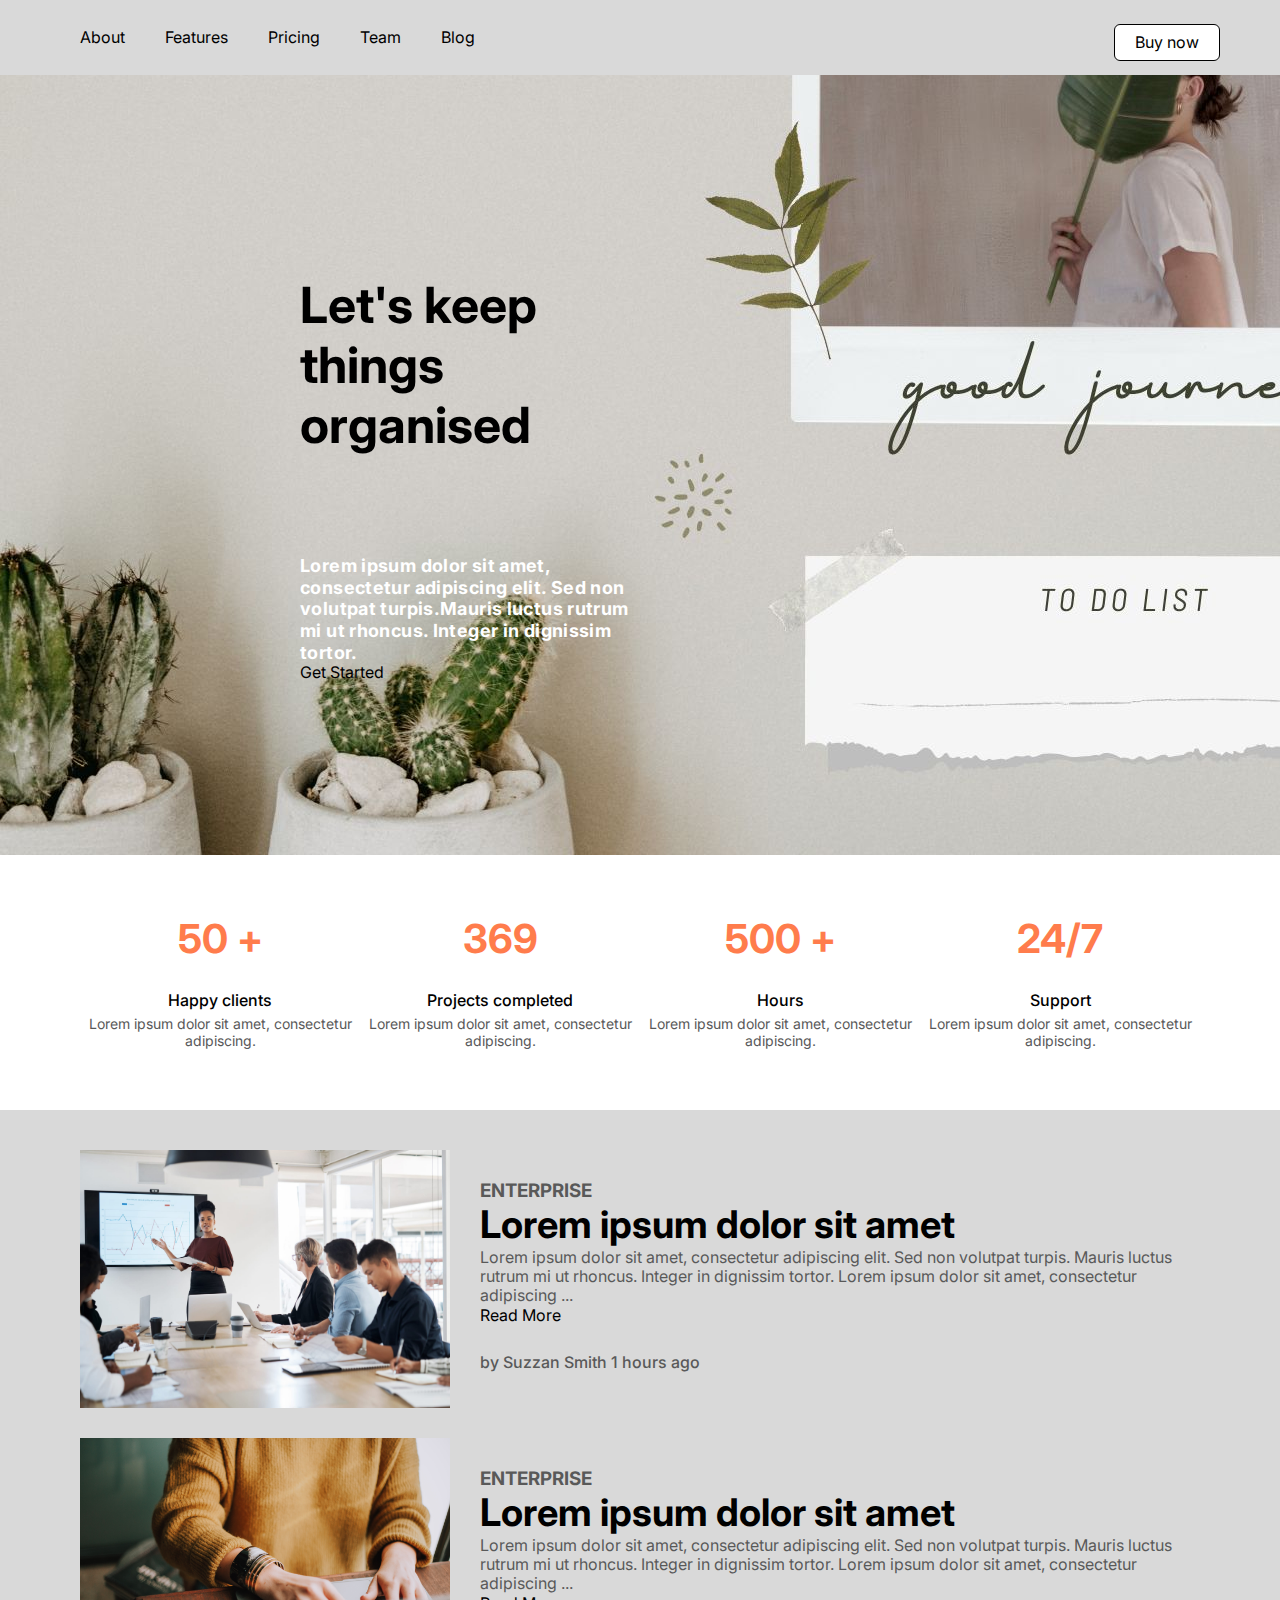
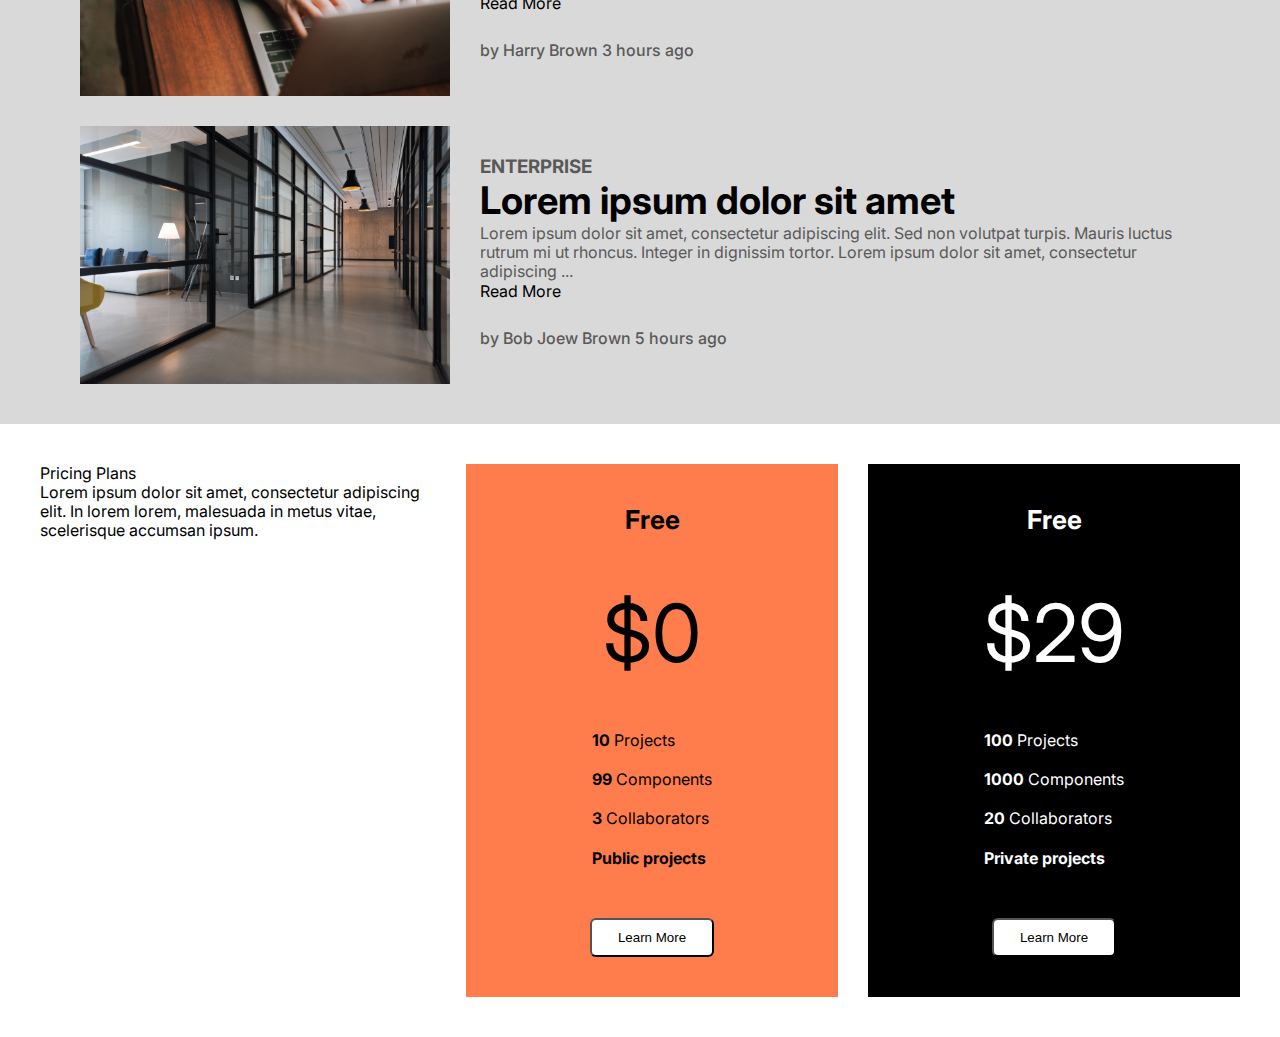
<file: HTML & CSS Retake Exam - 9 Aug 2023/03_Plan Scheduler/index.html>
<!DOCTYPE html>
<html lang="en">
    <head>
        <meta charset="UTF-8" />
        <meta name="viewport" content="width=device-width, initial-scale=1.0" />
        <link rel="stylesheet" href="style.css" />
        <title>Plan Scheduler</title>
    </head>
    <body>
        <header>
            <div class="container">
                <nav>
                    <ul>
                        <li><a href="">About</a></li>
                        <li><a href="">Features</a></li>
                        <li><a href="">Pricing</a></li>
                        <li><a href="">Team</a></li>
                        <li><a href="">Blog</a></li>
                    </ul>

                    <a href="#" class="buy-button">Buy now</a>
                </nav>
            </div>
            <div class="header-container">
                <div class="header-info">
                    <h1>Let's keep things organised</h1>
                    <p>Lorem ipsum dolor sit amet, consectetur adipiscing elit. Sed non volutpat turpis.Mauris luctus rutrum mi ut rhoncus. Integer in dignissim tortor.</p>
                    <a href="" class="black-btn">Get Started</a>
                </div>
            </div>
        </header>
        <main>
            <div class="info">
                <div class="card">
                    <p class="number">50 +</p>
                    <p class="name">Happy clients</p>
                    <p class="description">Lorem ipsum dolor sit amet, consectetur adipiscing.</p>
                </div>

                <div class="card">
                    <p class="number">369</p>
                    <p class="name">Projects completed</p>
                    <p class="description">Lorem ipsum dolor sit amet, consectetur adipiscing.</p>
                </div>

                <div class="card">
                    <p class="number">500 +</p>
                    <p class="name">Hours</p>
                    <p class="description">Lorem ipsum dolor sit amet, consectetur adipiscing.</p>
                </div>

                <div class="card">
                    <p class="number">24/7</p>
                    <p class="name">Support</p>
                    <p class="description">Lorem ipsum dolor sit amet, consectetur adipiscing.</p>
                </div>
            </div>

            <div class="main-container">
                <div class="info3">
                    <div class="info-card">
                        <img class="info3-img" src="./images/listPic1.jpg" alt="" />
                        <div class="card-description">
                            <h3>ENTERPRISE</h3>

                            <h2>Lorem ipsum dolor sit amet</h2>
                            <div>
                                <p>Lorem ipsum dolor sit amet, consectetur adipiscing elit. Sed non volutpat turpis. Mauris luctus rutrum mi ut rhoncus. Integer in dignissim tortor. Lorem ipsum dolor sit amet, consectetur adipiscing ...</p>
                                <a href="#">Read More</a>
                            </div>
                            <p class="name">by Suzzan Smith 1 hours ago</p>
                        </div>
                    </div>

                    <div class="info-card">
                        <img class="info3-img" src="./images/listPic2.jpg" alt="" />
                        <div class="card-description">
                            <h3>ENTERPRISE</h3>

                            <h2>Lorem ipsum dolor sit amet</h2>
                            <div>
                                <p>Lorem ipsum dolor sit amet, consectetur adipiscing elit. Sed non volutpat turpis. Mauris luctus rutrum mi ut rhoncus. Integer in dignissim tortor. Lorem ipsum dolor sit amet, consectetur adipiscing ...</p>
                                <a href="#">Read More</a>
                            </div>
                            <p class="name">by Harry Brown 3 hours ago</p>
                        </div>
                    </div>

                    <div class="info-card">
                        <img class="info3-img" src="./images/listPic3.jpg" alt="" />
                        <div class="card-description">
                            <h3>ENTERPRISE</h3>

                            <h2>Lorem ipsum dolor sit amet</h2>
                            <div>
                                <p>Lorem ipsum dolor sit amet, consectetur adipiscing elit. Sed non volutpat turpis. Mauris luctus rutrum mi ut rhoncus. Integer in dignissim tortor. Lorem ipsum dolor sit amet, consectetur adipiscing ...</p>
                                <a href="#">Read More</a>
                            </div>
                            <p class="name">by Bob Joew Brown 5 hours ago</p>
                        </div>
                    </div>
                </div>
            </div>
            <div class="princing-container">
                <div class="pricing">
                    <div class="prices">
                        <p>Pricing Plans</p>
                        <p>Lorem ipsum dolor sit amet, consectetur adipiscing elit. In lorem lorem, malesuada in metus vitae, scelerisque accumsan ipsum.</p>
                    </div>

                    <div class="princing-card">
                        <p class="price-title">Free</p>
                        <p class="price">$0</p>
                        <div class="more-info">
                            <p><span>10</span> Projects</p>
                            <p><span>99</span> Components</p>
                            <p><span>3</span> Collaborators</p>
                            <p><span>Public projects</span></p>
                        </div>
                        <button class="btn" href="#">Learn More</button>
                    </div>

                    <div class="princing-card black">
                        <p class="price-title">Free</p>
                        <p class="price">$29</p>
                        <div class="more-info">
                            <p><span>100</span> Projects</p>
                            <p><span>1000</span> Components</p>
                            <p><span>20</span> Collaborators</p>
                            <p><span>Private projects</span></p>
                        </div>
                        <button class="btn" href="#">Learn More</button>
                    </div>
                </div>
            </div>
        </main>
    </body>
</html>
</file>
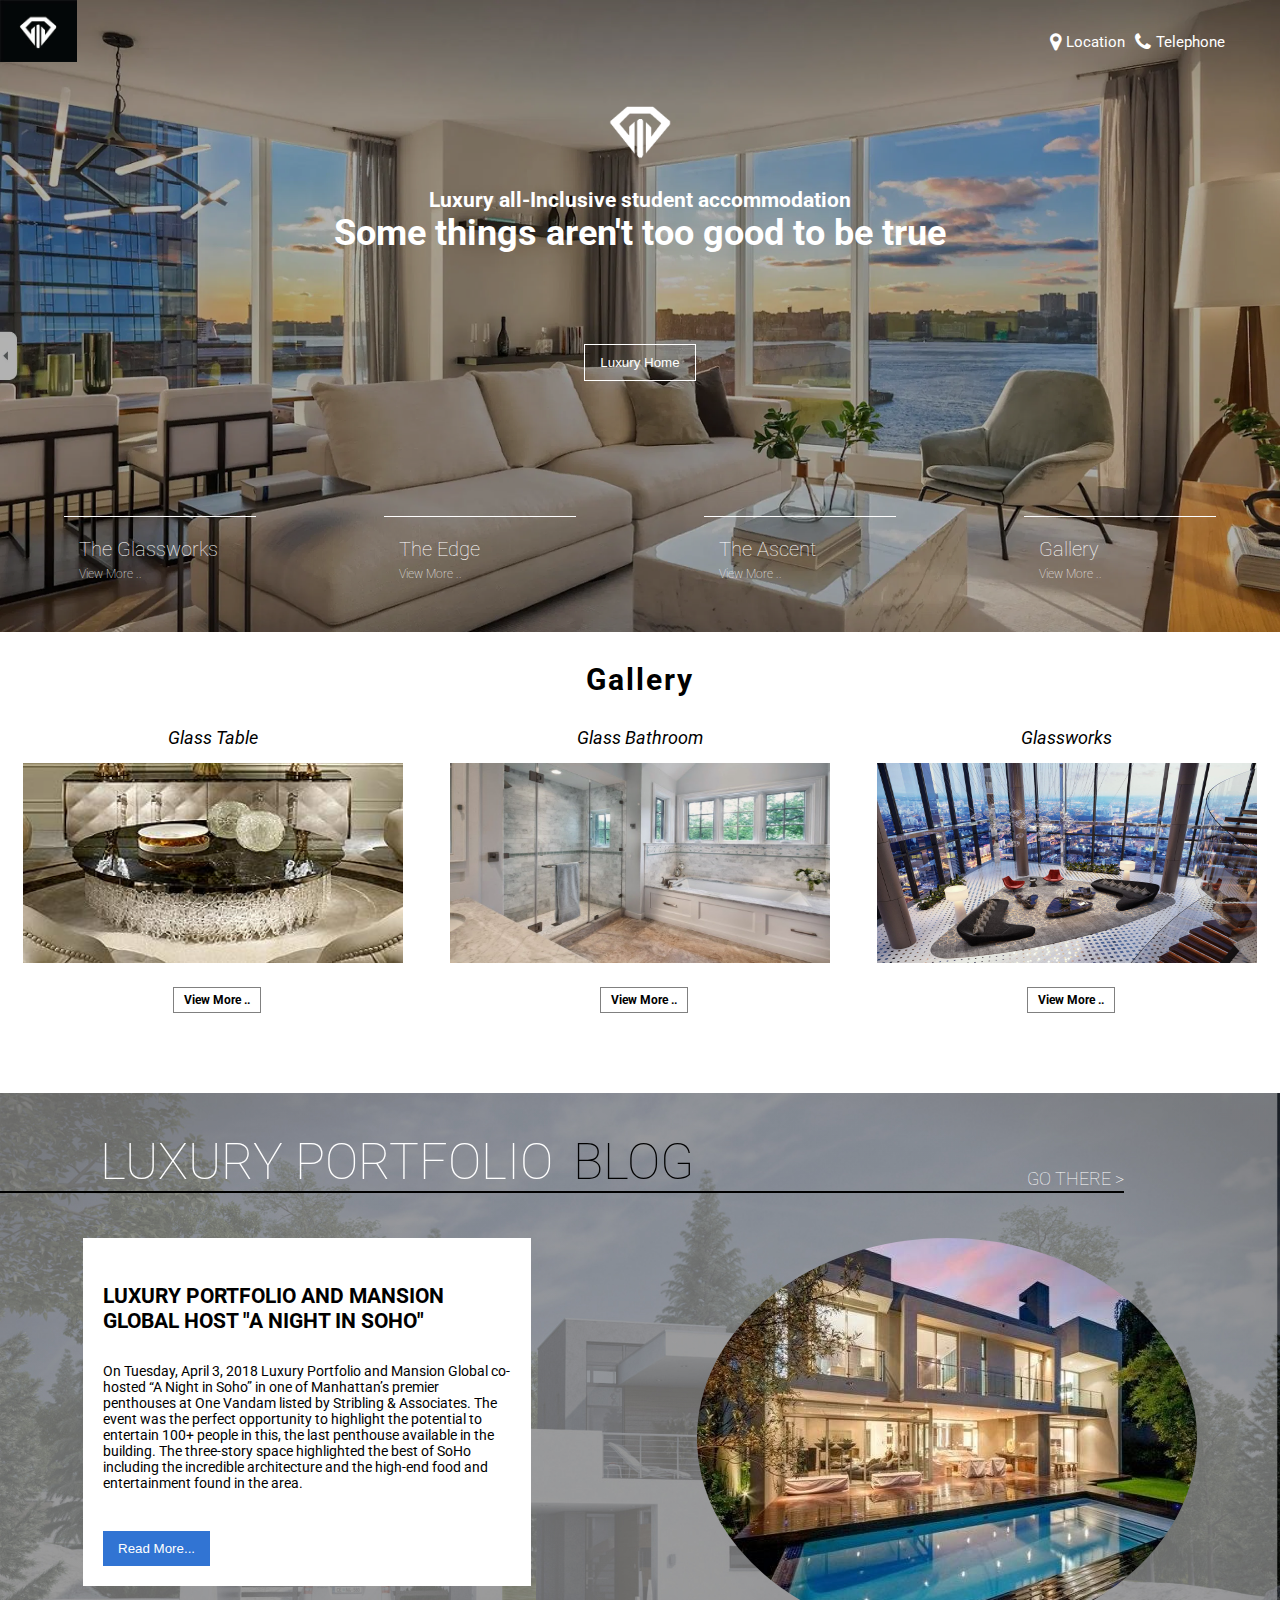
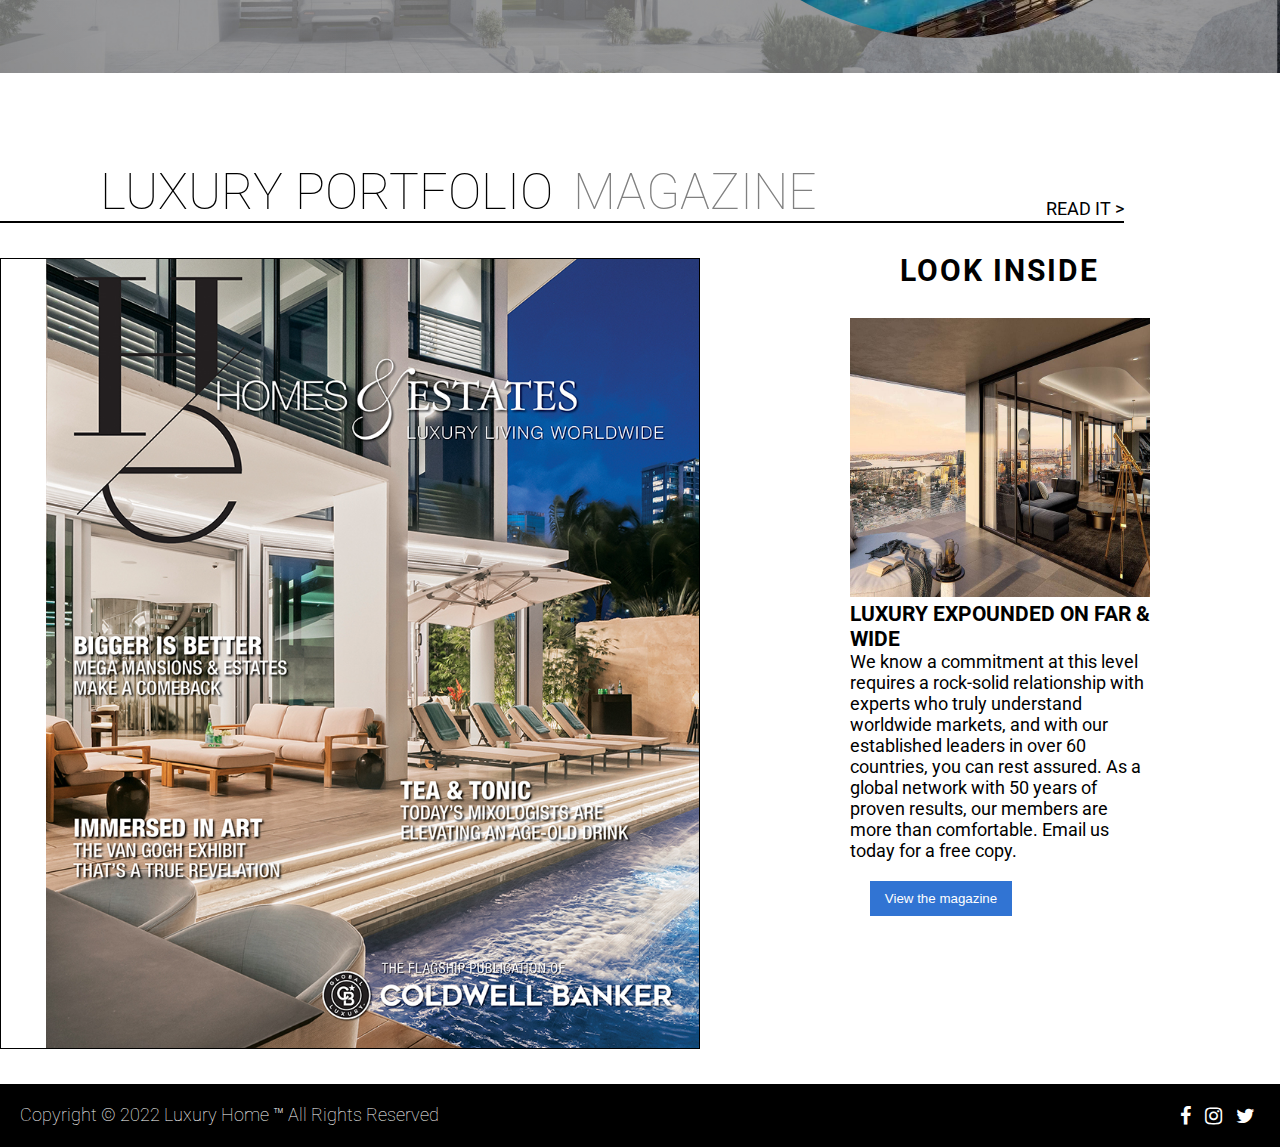
<file: HTML & CSS Retake Exam - 21 December 2022/02_Luxury/luxury.html>
<!DOCTYPE html>
<html>
    <head>
        <title>Apartment</title>
        <meta charset="utf-8" />

        <link rel="stylesheet" type="text/css" href="./luxury.css" />
        <link rel="stylesheet" href="./responsive.css" />
        <meta name="viewport" content="width=device-width, initial-scale=1.0" />
        <link href="https://stackpath.bootstrapcdn.com/font-awesome/4.7.0/css/font-awesome.min.css" rel="stylesheet" integrity="sha384-wvfXpqpZZVQGK6TAh5PVlGOfQNHSoD2xbE+QkPxCAFlNEevoEH3Sl0sibVcOQVnN" crossorigin="anonymous" />
    </head>

    <body>
        <header>
            <div class="div-header">
                <div class="div-logo">
                    <img src="./images/logo.jpg" alt="logo" />
                </div>
                <ul>
                    <i class="fa fa-map-marker" aria-hidden="true"></i>
                    <li><a href="">Location</a></li>
                    <i class="fa fa-phone" aria-hidden="true"></i>
                    <li><a href="">Telephone</a></li>
                </ul>
            </div>
            <img class="logo-center" src="./images/logo-center.png" alt="logo" />
            <h3>Luxury all-Inclusive student accommodation</h3>
            <h1>Some things aren't too good to be true</h1>
            <button class="button-header">Luxury Home</button>
            <section class="options">
                <article>
                    <h4>The Glassworks</h4>
                    <a href="#">View More ..</a>
                </article>
                <article>
                    <h4>The Edge</h4>
                    <a href="#">View More ..</a>
                </article>
                <article>
                    <h4>The Ascent</h4>
                    <a href="#">View More ..</a>
                </article>
                <article>
                    <h4>Gallery</h4>
                    <a href="#">View More ..</a>
                </article>
            </section>
        </header>
        <main>
            <h2>Gallery</h2>
            <section class="gallery">
                <article>
                    <p>Glass Table</p>
                    <img src="./images/glass-1.jpg" alt="room" />
                    <div>
                        <a href="#">View More ..</a>
                    </div>
                </article>
                <article>
                    <p>Glass Bathroom</p>
                    <img src="./images/glass-2.jpg" alt="room" />
                    <div>
                        <a href="#">View More ..</a>
                    </div>
                </article>
                <article>
                    <p>Glassworks</p>
                    <img src="./images/glass-3.jpg" alt="room" />
                    <div>
                        <a href="#">View More ..</a>
                    </div>
                </article>
            </section>
            <section class="blog">
                <div class="blog-title">
                    <h4>LUXURY PORTFOLIO<span>BLOG</span></h4>
                    <a href="#">GO THERE ></a>
                </div>
                <article>
                    <div id="about-blog">
                        <h3>LUXURY PORTFOLIO AND MANSION GLOBAL HOST "A NIGHT IN SOHO"</h3>
                        <p>
                            On Tuesday, April 3, 2018 Luxury Portfolio and Mansion Global co-hosted “A Night in Soho” in one of Manhattan’s premier penthouses at One Vandam listed by Stribling & Associates. The event was the perfect opportunity to highlight the potential to entertain 100+ people in this, the last penthouse available in the building. The three-story space highlighted the best of
                            SoHo including the incredible architecture and the high-end food and entertainment found in the area.
                        </p>
                        <button>Read More...</button>
                    </div>
                    <img src="./images/blog-pic.JPG" alt="blog-pic" />
                </article>
            </section>
            <section class="magazine">
                <div class="magazine-title">
                    <h4>LUXURY PORTFOLIO<span>MAGAZINE</span></h4>
                    <a href="#">READ IT ></a>
                </div>
                <article>
                    <img id="magazine-img" src="./images/luxury-magazine.jpg" alt="magazine" />
                    <div class="magazine-info">
                        <h2>LOOK INSIDE</h2>
                        <img src="./images/room-5.jpg" alt="magazine-inside" />
                        <h3>LUXURY EXPOUNDED ON FAR & WIDE</h3>
                        <p>We know a commitment at this level requires a rock-solid relationship with experts who truly understand worldwide markets, and with our established leaders in over 60 countries, you can rest assured. As a global network with 50 years of proven results, our members are more than comfortable. Email us today for a free copy.</p>
                        <button>View the magazine</button>
                    </div>
                </article>
            </section>
            <footer>
                <p>Copyright © 2022 Luxury Home ™ All Rights Reserved</p>
                <div class="icons">
                    <a href="#"><i class="fa fa-facebook" aria-hidden="true"></i></a>
                    <a href="#"><i class="fa fa-instagram" aria-hidden="true"></i></a>
                    <a href="#"><i class="fa fa-twitter" aria-hidden="true"></i></a>
                </div>
            </footer>
        </main>
    </body>
</html>
</file>
<file: HTML & CSS Regular Exam - 18 Jun 2023/01_Enterprise/style.css>
@import url("https://fonts.googleapis.com/css2?family=Inter:wght@100;200;300;400;500;600;700;800;900&amp;display=swap");

*,
*::before,
*::after {
    box-sizing: border-box;
}

* {
    margin: 0;
}

img {
    display: block;
    width: 100%;
}

body {
    font-family: "Inter", sans-serif;
    background-color: #d9d9d9;
    display: flex;
    justify-content: center;
}

.card-container {
    margin-top: 100px;
    max-width: 1400px;
    display: flex;
    gap: 40px;
}

.card {
    width: 33%;
    transition: all 0.5s ease;
    -webkit-box-shadow: 9px 7px 27px -15px rgba(68, 68, 74, 1);
    -moz-box-shadow: 9px 7px 27px -15px rgba(68, 68, 74, 1);
    box-shadow: 9px 7px 27px -15px rgba(68, 68, 74, 1);
}

.card:hover {
    transform: scale(1.1);
}

img {
    aspect-ratio: 16 / 9;
    object-fit: cover;
}

.info {
    padding: 30px;
    padding-bottom: 10px;
}

.category {
    color: #595959;
    font-weight: 600;
}

.description {
    color: #595959;
    margin-block: 40px;
}

.line {
    border: 1px solid black;
}

.title {
    font-size: 24px;
    margin-top: 10px;
}

.avatar {
    max-width: 60px;
    height: 60px;
    border-radius: 50%;
}

.author {
    display: flex;
    justify-content: space-between;
    align-items: center;
    margin-block: 16px;
}

.time {
    color: #9d9999;
}

.author-info {
    display: flex;
    align-items: center;
    gap: 10px;
}
</file>
<file: HTML & CSS Regular Exam - 18 Jun 2023/02_Build Dream/style.css>
@import url(https://fonts.googleapis.com/css2?family=Open+Sans:ital,wght@0,300;0,400;0,600;0,700;0,800;1,300;1,400;1,600;1,700;1,800&amp;display=swap);
@import url(https://fonts.googleapis.com/css2?family=Roboto:ital,wght@0,100;0,300;0,400;0,500;0,700;0,900;1,100;1,300;1,400;1,500;1,700;1,900&amp;display=swap);

html {
  line-height: 1.15;
  font-family: Open Sans;
  font-size: 18px;
}

body {
  font-weight: 400;
  font-style: normal;
  text-decoration: none;
  text-transform: none;
  letter-spacing: normal;
  line-height: 1.55;
  color: #000000;
  background-color: #ffffff;
  margin: 0;
}

* {
  box-sizing: border-box;
  border-width: 0;
  border-style: solid;
}

.Content {
  font-size: 16px;
  font-family: Arial;
  font-weight: 400;
  line-height: 1.55;
  text-transform: none;
  text-decoration: none;
}

.Card-Heading {
  font-size: 24px;
  font-style: normal;
  font-family: Roboto;
  font-weight: 700;
  line-height: 1.55;
  text-transform: none;
  text-decoration: none;
}

.Anchor {
  font-size: 18px;
  font-style: normal;
  font-family: Roboto;
  font-weight: 700;
  line-height: 1.55;
  text-transform: capitalize;
  text-decoration: none;
}

.Section-Heading {
  font-size: 48px;
  font-family: Roboto;
  font-weight: 700;
  line-height: 1.22;
  text-transform: none;
  text-decoration: none;
}

.home-container {
  width: 100%;
  height: auto;
  display: flex;
  min-height: 100vh;
  align-items: center;
  flex-direction: column;
}

.home-navbar-container {
  top: 0;
  width: 100%;
  display: flex;
  z-index: 100;
  position: sticky;
  box-shadow: 5px 5px 10px 0px #d4d4d4;
  align-items: center;
  flex-direction: column;
  justify-content: center;
  background-color: #ffffff;
}

.home-navbar {
  width: 100%;
  display: flex;
  position: relative;
  max-width: 1414px;
  align-items: center;
  padding-top: 16px;
  padding-left: 24px;
  padding-right: 24px;
  flex-direction: row;
  padding-bottom: 16px;
  justify-content: space-between;
}

.home-links-container {
  display: flex;
  align-items: flex-start;
  flex-direction: row;
}

.home-link,
.home-link1,
.home-link2 {
  font-weight: bold;
  margin-right: 24px;
  text-decoration: none;
}

.home-link3 {
  text-decoration: none;
}

.home-cta-container {
  display: flex;
  align-items: center;
  flex-direction: row;
  justify-content: space-between;
}

.home-cta-btn {
  color: #ffffff;
  padding-top: 8px;
  padding-left: 40px;
  border-radius: 34px;
  padding-right: 40px;
  padding-bottom: 8px;
  background-color: #bb4cff;
  border-top-width: 0px;
  border-left-width: 0px;
  border-right-width: 0px;
  border-bottom-width: 0px;
}

.home-image {
  width: 50px;
  object-fit: cover;
}

.home-hero {
  width: 100%;
  display: flex;
  max-width: 1414px;
  margin-top: 40px;
  align-items: center;
  padding-top: 40px;
  padding-left: 24px;
  margin-bottom: 40px;
  padding-right: 24px;
  flex-direction: row;
  padding-bottom: 40px;
  justify-content: space-between;
}

.home-hero-text-container {
  width: 35%;
  display: flex;
  align-items: flex-start;
  margin-left: 50px;
  flex-direction: column;
}

.home-heading {
  font-size: 48px;
  text-align: center;
  font-family: Roboto;
  font-weight: 700;
  line-height: 1.22;
  margin-bottom: 24px;
  text-transform: none;
  text-decoration: none;
}

.home-text {
  color: #000000;
}

.home-text02 {
  color: #999999;
  text-align: center;
  margin-bottom: 24px;
}

.home-cta-btn2 {
  color: #ffffff;
  align-self: stretch;
  text-align: center;
  padding-top: 16px;
  border-width: 0px;
  border-radius: 34px;
  padding-bottom: 16px;
  background-color: #bb4cff;
}

.home-image1 {
  width: 50%;
  object-fit: contain;
}

.home-features {
  width: 100%;
  height: 680px;
  display: flex;
  max-width: 1414px;
  align-items: center;
  padding-top: 4px;
  padding-left: 24px;
  padding-right: 24px;
  flex-direction: column;
}

.home-heading-container {
  width: 45%;
  display: flex;
  align-items: center;
  margin-bottom: 40px;
  flex-direction: column;
}

.home-text03 {
  text-align: center;
  margin-bottom: 32px;
}

.home-text04,
.home-text05,
.home-text06,
.home-text07 {
  color: #999999;
  text-align: center;
}

.home-cards-container {
  width: 100%;
  display: flex;
  flex-wrap: wrap;
  align-items: flex-start;
  flex-direction: row;
  justify-content: space-between;
}

.home-feature-card {
  width: 30%;
  display: flex;
  position: relative;
  align-self: flex-start;
  align-items: center;
  padding-top: 16px;
  padding-left: 16px;
  padding-right: 16px;
  flex-direction: column;
  padding-bottom: 16px;
}

.home-image2,
.home-image3,
.home-image4 {
  width: 326px;
  height: 226px;
  object-fit: cover;
  margin-bottom: 20px;
}

.home-heading1,
.home-heading2,
.home-heading3 {
  margin-bottom: 24px;
}

.home-feature-card1,
.home-feature-card2 {
  width: 30%;
  display: flex;
  align-items: center;
  padding-top: 16px;
  padding-left: 16px;
  padding-right: 16px;
  flex-direction: column;
  padding-bottom: 16px;
}

.home-stats {
  width: 100%;
  display: grid;
  padding: 48px;
  grid-gap: 32px;
  max-width: 1400px;
  grid-template-columns: 1fr 1fr 1fr 1fr;
}

.home-stat,
.home-stat1,
.home-stat2,
.home-stat3 {
  display: flex;
  align-items: center;
  flex-direction: column;
}

.home-text08,
.home-text13,
.home-text17,
.home-text22 {
  color: #bb4cff;
  font-size: 3rem;
}

.home-text11,
.home-text15,
.home-text20,
.home-text24 {
  font-size: 1.15rem;
  margin-top: 4px;
  text-align: center;
}

.home-text12,
.home-text16,
.home-text21,
.home-text25 {
  color: #999999;
  font-size: 0.75rem;
  margin-top: 4px;
  text-align: center;
}

.home-icon10,
.home-icon12,
.home-icon14,
.home-icon16 {
  width: 16px;
  height: 16px;
  margin-right: 32px;
}

.home-icon18 {
  width: 16px;
  height: 16px;
}
</file>
<file: HTML & CSS Regular Exam - 18 Jun 2023/02_Build Dream/responsive.css>
@media screen and (max-width: 600px) {
    .home-cta-btn {
        color: #ffffff;
        padding-left: 10px;

        padding-right: 10px;
    }

    .home-navbar {
        justify-content: center;
        gap: 60px;
    }

    .home-hero {
        flex-direction: column;
    }

    .home-hero-text-container {
        width: 100%;
        order: 2;
        margin-left: 0px;
    }

    .home-image1 {
        width: 100%;
        order: 1;
    }

    .home-cta-btn2 {
        align-self: center;
        width: 200px;
    }

    .home-heading-container {
        width: 100%;
    }

    .home-cards-container {
        flex-direction: column;
    }

    .home-feature-card,
    .home-feature-card1,
    .home-feature-card2 {
        width: 100%;
    }

    .home-image2,
    .home-image3,
    .home-image4 {
        width: 426px;
        height: 326px;
    }

    .home-features {
        height: unset;
    }

    .home-stats {
        width: 100%;
        display: grid;
        padding: 48px;
        grid-gap: 32px;
        max-width: 1400px;
        grid-template-columns: 1fr;
    }
}
</file>
<file: HTML & CSS Regular Exam - 18 Jun 2023/03_Finbest/style.css>
@import url("https://fonts.googleapis.com/css2?family=Inter:wght@100;200;300;400;500;600;700;800;900&amp;display=swap");

*,
*::before,
*::after {
    box-sizing: border-box;
}

* {
    margin: 0;
}

img {
    display: block;
    width: 100%;
}

li {
    list-style: none;
}
ul {
    all: unset;
    display: flex;
    gap: 60px;
}

body {
    font-family: "Inter", sans-serif;
    line-height: 1.5;
}
nav {
    display: flex;
    justify-content: space-between;
    align-items: center;
    height: 100px;
    max-width: 1300px;
    margin: auto;
}

.white-wrapper {
    /* margin-inline: 260px; */
}

button {
    background-color: white;
    border: none;
    padding: 10px 14px;
    border-radius: 8px;
    cursor: pointer;
}

.green {
    background-color: #ade2df;
}

button:hover {
    border: 1px solid black;
}

.hero-section {
    background-color: #ade2df;
    display: flex;
    flex-direction: column;
    align-items: center;
    padding-block: 80px;
}

h1 {
    font-size: 70px;
    font-weight: 600;
}

.header-text {
    font-size: 18px;
    padding-bottom: 40px;
}

.black {
    padding: 16px 30px;
    background-color: black;
    color: white;
}

.black:hover {
    background-color: white;
    color: black;
}

.main-wrapper {
    display: flex;
    justify-content: center;
    max-width: 1300px;
    margin: auto;
}

.info-card {
    border-left: 1px solid #dbdbdb;
    display: flex;
    flex-direction: column;
    justify-content: center;
    align-items: center;
    /* max-width: 400px; */
    text-align: center;
    padding-inline: 20px;
    margin-top: 80px;
    padding-bottom: 70px;
}

.main-wrapper .info-card:last-child {
    border-right: 1px solid #dbdbdb;
}

.text {
    font-size: 18px;
    padding-block: 20px;
}

.number {
    font-size: 40px;
    font-weight: 600;
}

.main-green {
    background-color: #ade2df;
}

.main-green-container {
    margin: auto;
    max-width: 1300px;
    display: flex;
    gap: 30px;
}

.left-side {
    padding: 30px;
    width: 30%;
    border: 1px dashed #98b8b6;
    margin-left: 100px;
}

.desctiption {
    width: 50%;
    display: flex;
    flex-direction: column;
    justify-content: space-between;
    padding: 90px 30px;
}

.main-img {
    max-width: 300px;
}

.title-big {
    font-size: 50px;
    font-weight: 600;
}

.bold-text {
    font-weight: 600;
}
</file>
<file: HTML & CSS Regular Exam - 22 Oct 2023/01_Chillhop/style.css>
*,
*::before,
*::after {
    box-sizing: border-box;
}

* {
    margin: 0;
}

body {
    font-family: Helvetica, sans-serif;

    font-size: 14px;
}

.main-wrapper {
    display: flex;
    justify-content: center;
    height: 100vh;
    align-items: center;
}

.card-box {
    max-width: 880px;
    /* max-height: 400px; */
    display: flex;
    border: 3px solid black;
    border-radius: 12px;
    background-color: #1881b6;
    overflow: hidden;
    padding: 30px;
    gap: 30px;
}

.left {
    flex-basis: 60%;
}

img {
    display: block;
    max-width: 100%;
}

.right {
    flex: 40%;
}

h1 {
    color: white;
    font-weight: 400;
    margin: 20px 0px;
    font-size: 30px;
}

h2 {
    text-transform: uppercase;
    margin: 20px 0px;
    font-size: 16px;
}
a {
    all: unset;
    display: block;
    background-color: #b6416d;
    color: white;
    padding: 6px 12px;
    border: 1px solid black;
    border-radius: 4px;
    font-size: 12px;
}

.links {
    display: flex;
    justify-content: space-evenly;
}

.base-link {
    background-color: #1881b6;
    color: black;
}

p {
    text-indent: 30px;
    margin: 20px 0px;

    line-height: 1.8;
}

a:hover {
    cursor: pointer;
    border: 1px solid white;
    color: white;
}

@media screen and (max-width: 800px) {
    .card-box {
        flex-direction: column;
        margin: 20px;
    }
}
</file>
<file: HTML & CSS Regular Exam - 22 Oct 2023/02_Book Store/style.css>
@import url(https://fonts.googleapis.com/css2?family=Kalam);
body {
  font-family: 'Kalam';
  font-weight: 400;
  font-style: normal;
  text-decoration: none;
  text-transform: none;
  letter-spacing: 0.02;
  line-height: 1.55;
  color: #000000;
  background-color: #ffffff;
  margin: 0;
}
* {
  box-sizing: border-box;
  border-width: 0;
  border-style: solid;
}
.section-heading-section-heading {
  display: flex;
  position: relative;
  align-items: center;
  margin-bottom: 48px;
  flex-direction: column;
}
.section-heading-text{
  text-align: center;
  margin-bottom: 16px;
}
.section-heading-text1 {
  color: #00000099;
  text-align: center;
  line-height: 24px;
}
.category-card-category-card {
  flex: 0 0 auto;
  cursor: pointer;
  display: flex;
  position: relative;
  transition: 0.3s;
  align-items: center;
  flex-direction: column;
}
.category-card-image {
  width: 155px;
  height: 155px;
  object-fit: cover;
  margin-bottom: 16px;
  object-position: bottom;
}
.blog-post-card-blog-post-card {
  width: 100%;
  display: flex;
  position: relative;
  max-width: 400px;
  align-self: stretch;
  transition: 0.3s;
  flex-direction: column;
  justify-content: space-between;
}
.blog-post-card-image {
  flex: 1;
  width: 100%;
  object-fit: cover;
}
.blog-post-card-container {
  width: 100%;
  display: flex;
  align-items: flex-start;
  padding-top: 32px;
  padding-right: 8px;
  flex-direction: column;
  padding-bottom: 32px;
  justify-content: space-between;
  background-color: #ffffff;
}
.blog-post-card-text {
  color: #000000cc;
  font-size: 22px;
  font-style: normal;
  margin-top: 16px;
  font-weight: 500;
  line-height: 28px;
  margin-bottom: 16px;
}
.blog-post-card-text1 {
  color: #00000080;
  font-size: 16px;
  font-style: normal;
  margin-bottom: 32px;
}
.home-container {
  width: 100%;
  display: flex;
  min-height: 100vh;
  overflow-x: hidden;
  align-items: center;
  padding-top: 70px;
  flex-direction: column;
}
.home-navbar {
  top: 0;
  width: 100%;
  display: flex;
  z-index: 1000;
  position: fixed;
  align-items: center;
  flex-direction: column;
  background-color: #48cae4;
}
.home-header {
  padding-top: 24px;
  flex-direction: row;
  padding-bottom: 24px;
  justify-content: space-between;
}
.home-navbar1 {
  width: 100%;
  display: flex;
  position: relative;
  align-items: center;
  justify-content: space-between;
}
.home-middle {
  display: flex;
  position: relative;
  box-sizing: border-box;
  align-items: center;
  flex-shrink: 1;
  border-color: transparent;
  justify-content: center;
}
.home-left {
  display: flex;
  grid-gap: 45px;
  position: relative;
  align-items: flex-start;
}
.home-nav {
  display: flex;
  align-items: flex-start;
  flex-direction: column;
}
.home-main {
  flex: 0 0 auto;
  width: 100%;
  display: flex;
  align-items: center;
  flex-direction: column;
  padding-bottom: 96px;
}
.home-cards-container {
  flex: 0 0 auto;
  width: 100%;
  display: flex;
  grid-gap: 32px;
  flex-wrap: wrap;
  align-items: flex-start;
  margin-bottom: 64px;
  flex-direction: row;
  justify-content: space-between;
}
.home-container06 {
  flex: 0 0 auto;
  display: flex;
  align-items: center;
  flex-direction: column;
}
.home-container07 {
  width: 100%;
  display: flex;
  position: relative;
  max-width: 770px;
  box-sizing: border-box;
  margin-top: 80px;
  align-items: center;
  flex-shrink: 1;
  border-color: transparent;
  flex-direction: column;
}
.home-text23 {
  color: #000000cc;
  width: 100%;
  height: auto;
  font-size: 16px;
  align-self: auto;
  font-style: normal;
  text-align: center;
  font-weight: 400px;
  line-height: 175%;
  font-stretch: normal;
  margin-bottom: 48px;
  text-decoration: none;
}
.home-full-width-banner {
  width: 100%;
  display: flex;
  align-items: stretch;
  padding-top: 64px;
  justify-content: center;
}
.home-left4 {
  flex: 1;
  display: flex;
  align-self: stretch;
  align-items: center;
  border-color: transparent;
  flex-direction: column;
  justify-content: center;
  background-color: #48cae4;
}
.home-content {
  margin: 0 0 40px 0;
  display: flex;
  position: relative;
  box-sizing: border-box;
  align-items: center;
  flex-shrink: 1;
  border-color: transparent;
  flex-direction: column;
}
.home-text29 {
  color: rgba(0, 0, 0, 1);
  height: auto;
  margin: 0 0 16px 0;
  font-size: 28px;
  align-self: auto;
  font-style: normal;
  text-align: left;
  font-weight: 500px;
  line-height: 20px;
  font-stretch: normal;
  text-decoration: none;
}
.home-text30 {
  color: rgba(0, 0, 0, 0.6000000238418579);
  width: 267px;
  height: auto;
  font-size: 16px;
  align-self: auto;
  font-style: normal;
  text-align: center;
  font-weight: 400px;
  line-height: 24px;
  font-stretch: normal;
  text-decoration: none;
}
.home-btn {
  cursor: pointer;
  display: flex;
  padding: 16px 24px;
  position: relative;
  box-sizing: border-box;
  transition: 0.3s;
  align-items: flex-start;
  flex-shrink: 1;
  border-color: rgba(0, 0, 0, 1);
  border-style: solid;
  border-width: 1px;
  background-color: #caf0f8;
}
.home-text31 {
  color: rgba(0, 0, 0, 1);
  height: auto;
  font-size: 16px;
  align-self: auto;
  font-style: normal;
  text-align: left;
  font-weight: 500px;
  line-height: 14px;
  font-stretch: normal;
  text-decoration: none;
}
.home-image6 {
  width: 60%;
  position: relative;
  box-sizing: border-box;
  object-fit: cover;
  border-color: transparent;
}
.home-container08 {
  flex: 0 0 auto;
  width: 100%;
  display: flex;
  flex-wrap: wrap;
  align-items: center;
  flex-direction: row;
  justify-content: space-between;
}
.home-footer {
  flex: 0 0 auto;
  width: 100%;
  display: flex;
  align-items: center;
  border-color: #e5e5e5ff;
  border-width: 1px;
  flex-direction: column;
  border-left-width: 0px;
  border-right-width: 0px;
  border-bottom-width: 0px;
  background-color: #48cae4;
  color:black;
  font-weight: bold;
}
.home-footer1 {
  width: 100%;
  display: flex;
  max-width: 1328px;
  align-items: flex-start;
  padding-top: 96px;
  flex-direction: row;
  padding-bottom: 96px;
  justify-content: space-between;
}
.home-container09 {
  display: flex;
  max-width: 1328px;
  align-items: flex-start;
  flex-direction: column;
}
.home-text33 {
  color: #00000080;
  margin-top: 24px;
}
.home-text36 {
  color: #00000080;
  margin-top: 32px;
}
.home-text37 {
  color: #00000080;
  margin-top: 12px;
}
.home-links-container {
  display: flex;
  grid-gap: 48px;
  align-items: flex-start;
  flex-direction: row;
  justify-content: space-between;
}
.home-container10, .home-container11 {
  flex: 0 0 auto;
  display: flex;
  align-items: flex-start;
  margin-right: 96px;
  flex-direction: column;
  justify-content: flex-start;
}
.home-text38, .home-text45, .home-text51 {
  font-size: 18px;
  font-style: normal;
  font-weight: 500;
  line-height: 14px;
  margin-bottom: 44px;
}
.home-text39, .home-text40, .home-text41, .home-text42, .home-text43, .home-text44, .home-text46, .home-text50, .home-text52, .home-text53, .home-text54, .home-text55{
  color: #00000080;
  text-decoration: none;
  margin-bottom: 16px;
}
.home-container12 {
  flex: 0 0 auto;
  display: flex;
  align-items: flex-start;
  flex-direction: column;
  justify-content: flex-start;
}
.button {
  color: #000000cc;
  cursor: pointer;
  display: flex;
  padding: 0.5rem 1rem;
  position: relative;
  box-sizing: border-box;
  font-style: normal;
  transition: 0.3s;
  align-items: flex-start;
  flex-shrink: 1;
  font-weight: 500;
  line-height: 14px;
  padding-top: 12px;
  border-color: #00000080;
  border-style: solid;
  border-width: 1px;
  padding-left: 24px;
  border-radius: 0px;
  padding-right: 24px;
  padding-bottom: 12px;
  text-decoration: none;
  background-color: #caf0f8;
}
.section-container {
  width: 100%;
  display: flex;
  align-items: center;
  padding-top: 20px;
  justify-content: center;
}
.max-width-container {
  width: 100%;
  display: flex;
  max-width: 1328px;
  align-items: center;
  padding-left: 24px;
  padding-right: 24px;
  flex-direction: column;
}
.column {
  display: flex;
  flex-direction: column;
}
.navbar-link {
  color: rgba(0, 0, 0, 1);
  cursor: pointer;
  height: auto;
  font-size: 13px;
  text-align: left;
  transition: 0.3s;
  font-weight: 500;
  text-decoration: none;
}
.Content {
  font-size: 16px;
  font-weight: 400;
  letter-spacing: 0.02;
  text-transform: none;
  text-decoration: none;
}
.Heading-2 {
  font-size: 28px;
  font-weight: 500;
  line-height: 36px;
  letter-spacing: 0.06em;
  text-transform: uppercase;
  text-decoration: none;
}
</file>
<file: HTML & CSS Regular Exam - 22 Oct 2023/02_Book Store/responsive.css>
@media screen and (max-width: 600px) {
    .home-navbar1 {
        display: none;
    }

    .home-navbar {
        position: relative;
    }
    .home-header {
        padding-bottom: 10px;
    }

    .max-width-container {
        padding-left: 14px;
        padding-right: 14px;
    }

    .home-container {
        padding-top: 0px;
    }

    .category-card-image {
        display: block;
        width: 100%;
        height: auto;
        aspect-ratio: 1/1;
    }

    .home-main {
        padding-bottom: 60px;
    }

    .home-cards-container {
        display: grid;
        grid-template-columns: 1fr 1fr;
        grid-gap: 26px;
    }

    .home-content {
        margin: 0 0 20px 0;
    }

    .section-container {
        flex-direction: column;
    }

    .home-text30 {
        width: 94%;
    }

    .home-text29 {
        padding-top: 30px;
    }
    .home-btn {
        margin-bottom: 40px;
    }

    .home-image6 {
        width: 100%;
    }

    .home-container08 {
        flex-direction: column;
    }

    .blog-post-card-blog-post-card {
        max-width: 100%;
    }

    .home-footer {
        flex-direction: column;
    }

    .max-width-container {
        flex-direction: column;
    }

    .home-footer1 {
        flex-direction: column;
        padding-top: 60px;
        padding-bottom: 10px;
    }

    .home-container09 {
        order: 2;
    }

    .home-links-container {
        flex-direction: column;
    }
}
</file>
<file: HTML & CSS Regular Exam - 22 Oct 2023/03_Business/style.css>
@import url("https://fonts.googleapis.com/css?family=PT+Serif");
@import url("https://fonts.googleapis.com/css?family=PT+Sans:400,700");

*,
*::before,
*::after {
    box-sizing: border-box;
}

* {
    margin: 0;
}

img {
    display: block;
    max-width: 100%;
}

body {
    font-family: "PT Sans", sans-serif;
    line-height: 1.5;
}

.header-container {
    background-image: url("./images/background.jpg");
    background-size: cover;
    background-repeat: no-repeat;
    width: 100%;
    height: 940px;
    display: flex;
    flex-direction: column;
    padding: 40px 60px;
}

li {
    list-style: None;
}

nav ul li a {
    all: unset;
    color: white;
    text-transform: uppercase;
    /* font-weight: 400; */
}

.nav-container {
    display: flex;
    justify-content: space-between;
}

.navigation {
    margin-right: 30px;
}
.logo {
    max-width: 110px;
}

nav ul {
    display: flex;
    gap: 34px;
}

.wrapper {
    max-width: 1420px;
    margin: 0 auto;
}

.header-big {
    color: white;
    font-size: 60px;
    font-family: "PT Serif", serif;
    line-height: 1.3;
}

.header-text {
    color: white;
    font-size: 18px;
    line-height: 2;
}

.header-info {
    max-width: 50%;
}

.decription {
    display: flex;
    gap: 60px;
    margin-top: 100px;
}

.title {
    font-size: 50px;
    font-family: "PT Serif", serif;
    font-weight: 400;
    margin-bottom: 30px;
}

.info {
    letter-spacing: 0.1mm;
    font-size: 18px;
    color: #37282b;
}

.button {
    all: unset;
    display: inline-block;
    color: #b0825c;
    border: 1px solid #b0825c;
    padding: 18px 24px;
    margin-top: 40px;
    font-weight: bold;
}

.grey-line {
    border: 1px solid #cccccc;
    margin-top: 120px;
}

.sponsor {
    color: #b0825c;
}

.sponsors {
    display: flex;
    align-items: center;
    flex-direction: column;
    margin-block: 80px;
}

.info-sponsors {
    text-align: center;
}

.images {
    margin-top: 100px;
    display: flex;
    justify-content: center;
    gap: 110px;
}

.circle {
    display: block;
    max-width: 250px;
    height: auto;
    aspect-ratio: 1/1;
    background-color: #dddddd;
    border-radius: 50%;
    padding: 40px;
    overflow: visible;
    transition: all 0.3s ease-in-out;
}

.circle:hover {
    transform: scale(1.2);
}

footer {
    background-color: #171720;
}

.footer-wrap {
    display: flex;
    padding-top: 80px;
    justify-content: space-between;
}

.footer-links ul {
    all: unset;
}

.footer-links ul li a {
    all: unset;
    color: #b3a6a8;
    text-transform: uppercase;
    line-height: 2.5;
}

.footer-links ul li a:hover {
    cursor: pointer;
}

.footer-title {
    color: white;
    margin-bottom: 30px;
    font-size: 22px;
}

.footer-line {
    margin-top: 80px;
    border: 1px solid #3a3a41;
}

.footer-text {
    color: #b3a6a8;
    padding-block: 20px;
}

a:hover {
    cursor: pointer;
}
</file>
<file: HTML & CSS Retake Exam - 13 April 2023/03_Animal Help/style.css>
*,
*::before,
*::after {
    box-sizing: border-box;
}

* {
    margin: 0;
    padding: 0;
}

img {
    display: block;
    max-width: 100%;
}
li {
    list-style: none;
}

body {
    font-family: Arial, sans-serif;
}

header nav ul li a,
header nav p {
    font-size: 20px;
    font-weight: 600;
    color: black;
    text-decoration: none;
}

nav {
    display: flex;
    justify-content: space-between;
    padding-block: 25px;
}

nav ul {
    display: flex;
    gap: 20px;
}

.hero-section {
    background-color: #85dcff;
    display: flex;
    justify-content: center;
}

.site-container {
    max-width: 1600px;
    margin: auto;
}

.hero-info {
    display: flex;
    width: 100%;
    gap: 200px;
}

.hero-img {
    width: 40%;
}

.hero-text {
    display: flex;
    flex-direction: column;
    justify-content: center;
}
</file>
<file: HTML & CSS Retake Exam - 21 December 2022/01_Financial Services/style.css>
@import url("https://fonts.googleapis.com/css2?family=Poppins:ital,wght@0,300;0,400;0,500;0,600;0,700;0,800;0,900;1,200;1,300;1,400;1,500;1,600;1,700;1,800;1,900&display=swap");

*,
*::before,
*::after {
    box-sizing: border-box;
}

* {
    margin: 0;
    padding: 0;
}

img {
    display: block;
    width: 100%;
    height: auto;
}

html {
    font-family: "Poppins", sans-serif;
}

h1 {
    font-weight: 600;
    font-size: 30px;
}
span {
    color: #327dc4;
}

section {
    display: flex;
    max-width: 1400px;
    margin: auto;
    flex-direction: column;
    align-items: center;
    padding-top: 20px;
}

h4 {
    font-weight: 500;
}

.card-section {
    margin-top: 30px;
    display: flex;
    justify-content: center;
    gap: 20px;
}

article {
    flex: 1 1 30%;
    border-radius: 22px;
    overflow: hidden;
    background-color: #819daf;
}

img {
    border-radius: 22px;
    overflow: hidden;
}

.title {
    font-size: 26px;
    font-weight: 500;
}

.description {
    padding: 26px;
}

.info {
    padding-block: 20px;
    padding-right: 10px;
}

.btn {
    all: unset;
    background-color: #327dc4;
    color: white;
    padding: 6px 20px;
    border-radius: 20px;
    border: 1px solid #323cc4;
    outline: 1px solid white;
    cursor: pointer;
}

.btn:hover {
    background-color: white;
    color: #327dc4;
    outline: 1px solid #323cc4;
    border: 1px solid white;
}
</file>
<file: HTML & CSS Retake Exam - 21 December 2022/03_Fees/style.css>
@import url("https://fonts.googleapis.com/css2?family=Lato:ital,wght@0,100;0,300;0,400;0,700;0,900;1,100;1,300;1,400;1,700;1,900&family=Montserrat:ital,wght@0,100;0,200;0,300;0,400;0,500;0,600;0,700;0,800;0,900;1,100;1,200;1,300;1,400;1,500;1,600;1,700;1,800;1,900&display=swap");
@import url("https://cdnjs.cloudflare.com/ajax/libs/font-awesome/6.3.0/css/all.min.css");

*,
*::before,
*::after {
    box-sizing: border-box;
}

* {
    margin: 0;
    padding: 0;
}

img {
    display: block;
    width: 100%;
    height: auto;
}
li {
    list-style: none;
}

h1,
h2,
h3,
h4 {
    font-family: Montserrat, sans-serif;
}
html {
    font-family: "Lato", sans-serif;
    font-size: 14px;
}
header {
    padding: 10px 100px 20px;
    display: flex;
    justify-content: space-between;
    align-items: center;
    position: sticky;
    top: 0;
    background-color: white;
    box-shadow: rgba(17, 17, 26, 0.1) 0px 1px 0px;
}

header img {
    max-width: 130px;
}

nav ul {
    display: flex;
    gap: 20px;
}

ul li a {
    text-decoration: none;
    color: #54546d;
}

main {
    background-image: url(./images/calculator-icon.svg);
    background-color: #54546d;
    height: 300px;
    background-repeat: no-repeat;
    background-position: -70px 50%;
}

main {
    display: flex;
    flex-direction: column;
    align-items: center;
}

main h1 {
    padding-block: 40px;
    color: white;
    font-weight: 400;
    font-size: 32px;
}

.fees {
    max-width: 1560px;
    display: flex;
    width: 100%;
    gap: 100px;
}
.fee-card {
    background-color: #ffffff;
    flex: 1 1 25%;

    display: flex;
    flex-direction: column;
    justify-content: space-between;
    border-radius: 12px;
    overflow: hidden;
    align-items: center;
    transition: all 0.5s ease-in-out;
}

.fee-card:hover {
    transform: scale(1.1);
}

.footer {
    height: 120px;
    align-self: stretch;
    margin-top: 30px;
}

.green {
    background: rgb(4, 156, 62);
    background: linear-gradient(90deg, rgba(4, 156, 62, 1) 0%, rgba(40, 185, 96, 1) 35%, rgba(75, 214, 128, 1) 100%);
}

.blue {
    background: rgb(76, 107, 136);
    background: linear-gradient(90deg, rgba(76, 107, 136, 1) 0%, rgba(87, 131, 172, 1) 35%, rgba(97, 153, 205, 1) 100%);
}

.purple {
    background: rgb(74, 55, 165);
    background: linear-gradient(90deg, rgba(74, 55, 165, 1) 0%, rgba(109, 92, 197, 1) 35%, rgba(140, 124, 225, 1) 100%);
}

.btn {
    display: inline-block;
    background-color: #9a5dc6;
    padding: 12px 30px;
    border-radius: 22px;
    color: white;
    margin-block: 50px;
    text-transform: uppercase;
    text-decoration: none;
    font-weight: 600;
    border: 1px solid #9a5dc6;
}

.btn:hover {
    background-color: white;
    border: 1px solid #9a5dc6;
    color: #9a5dc6;
}

h2 {
    color: #54546d;
    margin-block: 30px 10px;
}

.info {
    padding-inline: 30px;
    text-align: center;
    color: #565656;
    font-size: 18px;
}

.footer {
    color: #ffffff;
    width: 100%;
    display: flex;
    justify-content: center;
    padding: 20px 10px;
    justify-content: space-evenly;
}

.line {
    border-right: 1px solid #ffffff;
}
.left-footer,
.right-footer {
    display: flex;
    flex-direction: column;
    justify-content: space-evenly;
    align-items: center;
}

/* .left-footer {
    border-right: 1px solid #ffffff;
} */

.price {
    font-size: 22px;
}

.main-content {
    max-width: 1400px;
    padding: 80px 0px;
    color: #54546d;
}

.main-content h3 {
    font-size: 22px;
    font-weight: 500;
}

.main-description {
    font-size: 16px;
    padding-top: 30px;
}

tr:nth-child(even) {
    background-color: #f8f8f8;
}

table {
    width: 100%;
}

tr:nth-child(odd) {
    background-color: #e6e6e6;
}

table {
    border-collapse: collapse;
    margin-top: 40px;
    border-radius: 6px;
    overflow: hidden;
}

.first-td {
    width: 70%;
}

td {
    padding: 10px;
}

.fa-check {
    color: #12a945;
    font-size: 20px;
}

.fa-xmark {
    color: #fc4c50;
    font-size: 20px;
}
</file>
<file: HTML & CSS Retake Exam - 9 Aug 2023/02_Movie/style.css>
@import url("https://fonts.googleapis.com/css?family=PT+Sans:400,400i,700,700i|PT+Serif:400,400i,700,700i");

* {
  margin: 0;
  padding: 0;
  box-sizing: border-box;
}

body {
  font-family: PT Sans, sans-serif;
  font-size: 16px;
  letter-spacing: 1.5;
  box-sizing: inherit;
  max-width: 100vw;
  color: #67686b;
}

li{
  list-style: none;  
}

header {
  background: linear-gradient(rgba(165, 163, 163, 0.3), rgba(165, 163, 163, 0.3)),
    url(https://wallpaperaccess.com/full/329583.jpg) no-repeat center center;
  background-size: cover;
  padding: 2rem 0;
  text-shadow: 1px 1px 1px rgb(80, 79, 79);
}

nav img {
  width: 50px;
  height: 50px;
}

header nav {
  display: flex;
  width: 70%;
  margin: 0 auto;
  justify-content: space-between;
  align-items: center;
}

header nav ul li {
  display: inline-block;
  list-style-type: none;
}

header nav ul li a {
  color: white;
  text-decoration: none;
  font-weight: bold;
}

header nav ul li {
  padding-right: 1em;
}

.header-title {
  color: white;
  margin: 0 auto;
  text-align: center;
  padding: 6em 0;
}

.header-title h1 {
  font-size: 50px;
  padding-bottom: 0.5em;
}

.header-title p {
  font-size: 20px;
}

.header-title button {
  padding: 0.7em 0.9em;
  color: rgb(104, 102, 102);
  font-weight: bold;
  font-size: 16px;
  border: none;
  border-radius: 0.3rem;
  background: rgb(231, 238, 240);
  margin-top: 2em;
  /* border: 2px solid rgb(104, 102, 102); */
}

h3 {
  font-size: 24px;
}

.team-description-wrapper,
.about-us {
  width: 80%;
  margin: 0 auto;
  padding: 2.5rem 0;
  text-align: center;
}


.blog-section p:nth-child(2),
.team-description p:nth-child(2),
.about-us p:nth-child(2) {
  font-style: italic;
  padding-bottom: 2.5rem;
}

.about-us p:nth-child(3){
  width: 70%;
  margin: 0 auto;
}

.choose-us {
  padding: 2.5rem 0;
  /* background: rgb(231, 242, 245);     */
}

.choose-us ul{
  display: flex;
  justify-content: space-around;
}

.choose-us li {
  flex: 0 0 25%;
  text-align: center;
}

.choose-us li h4 {
  padding-bottom: 0.8rem;
  font-size: 20px;
}

.choose-us li img {
  width: 8rem;
  height: 8rem;
}

.team-description{
  background: rgb(231, 242, 245);
}

.team-description ul {
  display: flex;
  justify-content: space-between;
}

.team-description ul li img {
  width: 250px;
  height: 250px;
  padding-bottom: 0.3rem;
}

.team-description ul li > p:nth-child(2) {
  padding: 0;
}

.blog-news {  
  background: rgb(231, 242, 245);  
  padding: 2.5rem 0;
  text-align: center;
}

.blog-news ul {
  display: flex;
  justify-content: space-around;
  padding-top: 2rem;
}

.blog-news ul .item {
  list-style: none outside;
  display: flex;
  text-align: center;
  flex: 0 0 35%;
  box-shadow: 0 0.3rem 1rem 0.3rem rgba(0,0,0,0.3); 
}

.blog-news .content{
  width: 15rem;
  padding: 0 2rem;
  text-align: left;
  display: flex;
  flex-direction: column;
  justify-content: center;
  background: white;
}

.blog-news .content h4{
  padding-bottom: 1rem;
}

.blog-news ul .item .avatar {
  width: 300px;
  height: 200px;
  overflow: hidden;
  position: relative; 
  margin: 0 auto;  
  margin: 0;
}

.blog-news ul .item .avatar:before {
  display: block;
  content: '';
  padding-top: 100%;
}

.blog-news ul .item .avatar img {
  display: block;
  width: 100%;
  height: auto;
  position: absolute;
  top: 0;
  left: 0;
}

footer {
  background: #2d333c;
  text-align: center;
  color: white;
  padding: 1em 0;
}
</file>
<file: HTML & CSS Retake Exam - 9 Aug 2023/02_Movie/responsive.css>
@media screen and (max-width: 600px) {
    nav ul {
        padding-top: 20px;
        display: flex;
        flex-direction: column;
        align-items: center;
        gap: 10px;
        font-size: 18px;
    }

    header nav {
        display: block;

        margin: 0 auto;
    }

    .header-title h1 {
        font-size: 36px;
        padding-bottom: 0.5em;
    }

    .header-title button {
        padding: 0.9em 1.1em;

        font-size: 18px;
        border: none;
        border-radius: 0.3rem;
        background: rgb(231, 238, 240);
        margin-top: 2em;
    }

    .header-title {
        padding: 2em 0;
    }

    .team-description ul {
        flex-wrap: wrap;
        row-gap: 80px;
    }

    .team-description ul li img {
        max-width: 200px;
        max-height: 200px;
        padding-bottom: 0.3rem;
    }

    .about-us p:nth-child(3) {
        width: 100%;
    }

    .choose-us ul {
        flex-direction: column;
        align-items: center;
        gap: 30px;
    }

    .choose-us li {
        max-width: 60%;
    }

    .blog-news ul {
        flex-direction: column;
        /* max-width: 60%; */
        align-items: center;
        gap: 30px;
    }

    .blog-news ul .item {
        max-width: 80%;
    }

    .blog-news ul .item .avatar img {
        display: block;
        width: 100%;
        height: auto;
        position: absolute;
        top: 0;
        left: 0;
        aspect-ratio: 1 / 1;
    }

    .blog-news .content {
        width: 60%;
    }

    .blog-news .content {
        /* width: 100%; */
        padding: 0 1rem;
        text-align: left;
        display: flex;
        flex-direction: column;
        justify-content: center;
        background: white;
    }
}
</file>
<file: HTML & CSS Retake Exam - 9 Aug 2023/03_Plan Scheduler/style.css>
@import url("https://fonts.googleapis.com/css2?family=Inter:wght@100;200;300;400;500;600;700;800;900&amp;display=swap");

*,
*::before,
*::after {
    box-sizing: border-box;
}

* {
    margin: 0;
}

img {
    display: block;
    max-width: 100%;
}
body {
    font-family: "Inter", sans-serif;
    line-height: 1.2;
    background-color: #d9d9d9;
}

nav {
    display: flex;
    justify-content: space-between;
    align-items: center;
}

a {
    all: unset;
}

nav ul {
    list-style: none;
    display: flex;
    gap: 40px;
    padding: 0px;
}

.container {
    padding-inline: 80px 60px;
    padding-block: 14px;
}

.header-container {
    background-image: url("./images/background.jpg");
    background-repeat: no-repeat;
    height: 780px;
    background-position: bottom;
}

.buy-button {
    all: unset;
    background-color: #ffffff;
    border: 1px solid black;
    border-radius: 6px;
    padding: 8px 20px;
    margin-top: 10px;
}

.header-info {
    display: flex;
    flex-direction: column;
    padding-top: 200px;
    padding-left: 300px;
    max-width: 50%;
}

h1 {
    font-size: 50px;
}

.header-info p {
    font-size: 18px;
    font-weight: bold;
    color: white;
    margin-top: 100px;

    letter-spacing: 0.1mm;
}

.info {
    display: flex;
    justify-content: space-between;
    padding-inline: 80px;
    padding-block: 40px;
    max-width: 1500px;
}

.card {
    display: flex;
    flex-direction: column;
    text-align: center;
    margin-block: 20px;
}

.number {
    font-size: 40px;
    color: #ff7c4c;
    font-weight: bold;
}

.name {
    font-weight: 500;
    margin-top: 28px;
    margin-bottom: 6px;
}

.description {
    font-size: 14px;
    color: #595959;
}

main {
    background-color: white;
    display: flex;
    flex-direction: column;
    justify-content: center;
    align-items: center;
}

.main-container {
    background-color: #d9d9d9;
    width: 100%;
    display: flex;
    flex-direction: column;

    align-items: center;
}

.info3 {
    display: flex;
    flex-direction: column;
    padding-inline: 80px;
    padding-block: 40px;
    gap: 30px;
    max-width: 1500px;
}

.info-card {
    display: flex;
    width: 100%;
    gap: 30px;
}

.info3-img {
    max-width: 33%;
}

h3 {
    color: #595959;
}

.card-description p {
    color: #595959;
}

.card-description {
    display: flex;
    flex-direction: column;
    justify-content: space-between;
    padding-block: 30px;
}

h2 {
    font-size: 38px;
}

.pricing {
    max-width: 1400px;
    display: flex;
    background-color: white;
    padding: 40px;
    gap: 30px;
}

.prices {
    flex-basis: 33%;
}

.princing-card {
    flex-basis: 33%;
    background-color: #ff7c4c;
    align-items: center;
    display: flex;
    flex-direction: column;
    padding-block: 40px;
    gap: 50px;
    flex: 1;
}

.princing-container {
    width: 100%;
    display: flex;
    flex-direction: column;
    background-color: #f5f5f5;
    align-items: center;
}

.black {
    background-color: black;
    color: white;
}

.price-title {
    font-size: 26px;
    font-weight: bold;
}

.price {
    font-size: 80px;
}

span {
    font-weight: bold;
}

.more-info {
    display: flex;
    flex-direction: column;
    gap: 20px;
}

.btn {
    /* max-width: 120px; */
    border-radius: 6px;
    background-color: white;
    padding: 10px 26px;
}
</file>
<file: HTML & CSS Retake Exam - 21 December 2022/02_Luxury/luxury.css>
@import url('https://fonts.googleapis.com/css?family=Roboto');

* {
  margin: 0;
  padding: 0;
}

body {
  font-family: "Roboto", sans-serif;
  font-size: 18px;
}

header {
  background: linear-gradient(rgba(0, 0, 0, 0.3), rgba(0, 0, 0, 0.3)), url("images/luxury-home.jpg") no-repeat;
  background-size: cover;
  text-align: center;
  color: white;
}

.div-header {
  display: flex;
  justify-content: space-between;
}

.div-logo {
  width: 10%;
  text-align: left;
}

.div-logo>img {
  width: 60%;
}

ul {
  display: flex;
  padding: 30px 50px 0 0;
}

ul li {
  padding-right: 5px;
  list-style: none;
}

li a {
  color: white;
  text-decoration: none;
  font-size: 15px;
}

i.fa {
  font-size: 20px;
  padding: 2px 5px 0 5px;
}

.logo-center {
  width: 10%;
  padding-top: 15px;
}

.logo-center h3 {
  padding-bottom: 25px;
  font-size: 18px;
  font-weight: lighter;
}

.logo-center h1 {
  margin: auto;
  width: 50%;
  font-size: 70px;
  font-weight: bold;
}

.button-header {
  background: none;
  border: none;
  border: 1px solid white;
  color: white;
  padding: 10px 15px;
  margin: 90px 0 100px 0;
}

.button-header:hover {
  background: black;
  cursor: pointer;
}

.options {
  display: flex;
  justify-content: space-around;
  padding-top: 35px;
}

.options article {
  text-align: left;
  border-top: 1px solid white;
  width: 15%;
  padding-bottom: 50px;
}

.options article h4 {
  padding-left: 15px;
  padding-top: 20px;
  font-weight: lighter;
  font-size: 20px;
}

.options a {
  font-weight: lighter;
  font-size: 12px;
  padding-left: 15px;
  color: white;
  text-decoration: none;
}

main h2 {
  text-align: center;
  font-size: 30px;
  letter-spacing: 2px;
  padding: 30px 0;
}

.gallery {
  display: flex;
  justify-content: space-around;
  padding-bottom: 85px;
}

.gallery article a {
  font-weight: bold;
  border: 1px solid gray;
  padding: 5px 10px;
  font-size: 12px;
  color: black;
  text-decoration: none;
  margin-left: 150px;
}

.gallery article>img {
  width: 380px;
  height: 200px;
  padding-bottom: 20px;
}

.gallery article p {
  text-align: center;
  padding-bottom: 15px;
  font-style: italic;
}

.blog-title {
  display: flex;
  justify-content: space-between;
  border-bottom: 2px solid black;
  width: 80%;
  padding: 40px 0 0 100px;
}

.blog {
  background: linear-gradient(rgba(0, 0, 0, 0.1), rgba(0, 0, 0, 0.1)), url("images/background-blog.jpg") no-repeat;
  background-size: cover;
  padding-bottom: 35px;
}

.blog-title h4 {
  font-size: 50px;
  color: white;
  font-weight: lighter;
}

.blog-title h4 span {
  padding-left: 20px;
  color: #000;
}

.blog-title a {
  padding-top: 35px;
  text-decoration: none;
  color: white;
  font-weight: lighter;
}

.blog article {
  display: flex;
  justify-content: space-around;
}

.blog article img {
  width: 500px;
  height: 400px;
  border-radius: 50%;
  margin-top: 45px;
}

#about-blog {
  background: white;
  width: 35%;
  height: 35%;
  margin-top: 45px;
}

#about-blog h3 {
  padding: 45px 0 10px 0;
  width: 80%;
  margin: 0 20px 20px 20px;
}

#about-blog p {
  font-size: 14px;
  margin: 0 20px 20px 20px;
}

#about-blog button {
  border: none;
  background: #3174D3;
  color: white;
  padding: 10px 15px;
  margin: 20px 0 20px 20px;
}

.magazine {
  padding-top: 50px;
}

.magazine-title {
  display: flex;
  justify-content: space-between;
  border-bottom: 2px solid black;
  width: 80%;
  padding: 40px 0 0 100px;
}

.magazine-title h4 {
  font-size: 50px;
  color: black;
  font-weight: lighter;
}

.magazine-title h4 span {
  padding-left: 20px;
  color: grey;
}

.magazine-title a {
  padding-top: 35px;
  text-decoration: none;
  color: black;
}

.magazine article {
  display: flex;
  justify-content: space-around;
  width: 85%;
}

#magazine-img {
  width: 60%;
  height: 20%;
  padding-left: 45px;
  border: 1px solid black;
  margin-top: 35px;
}

.magazine-title {
  border-bottom: 2px solid black;
}

.magazine-info img {
  width: 300px;
  height: 279px;
}

.magazine-info button {
  border: none;
  background: #3174D3;
  color: white;
  padding: 10px 15px;
  margin: 20px 0 20px 20px;
}

.magazine-info {
  margin-left: 150px;
}

footer {
  margin-top: 35px;
  display: flex;
  justify-content: space-between;
  text-align: center;
  background: black;
  padding: 20px 20px;
  color: white;
  font-weight: lighter;
}

.icons a i.fa {
  color: white;
}
</file>
<file: HTML & CSS Retake Exam - 21 December 2022/02_Luxury/responsive.css>
@media screen and (max-width: 600px) {
    body {
        font-size: 10px;
    }
    .div-header {
        display: none;
    }

    .options {
        flex-direction: column;
    }

    .options article {
        text-align: center;
        width: 100%;
    }

    .options a {
        display: none;
    }

    .gallery {
        flex-direction: column;
        justify-content: center;
        align-items: center;
    }
    .gallery article a {
        display: none;
    }
    .gallery article p {
        font-size: 16px;
    }

    .gallery article {
        width: 40%;
    }

    .gallery article > img {
        width: 100%;
        height: auto;
        aspect-ratio: 16 / 9;
    }

    .blog article img {
        display: none;
    }

    .blog-title a,
    .blog-title h4 span,
    .magazine-title a {
        display: none;
    }

    .blog-title h4,
    .magazine-title h4 {
        font-size: 20px;
    }

    #about-blog {
        width: 90%;
        height: unset;
    }

    #about-blog h3 {
        font-size: 14px;
    }
    #about-blog p {
        font-size: 10px;
    }

    .magazine article {
        flex-direction: column;
        justify-content: center;
        align-items: center;
        width: 100%;
    }

    #magazine-img {
        width: 60%;
        height: 20%;
        padding-left: 20px;
        border: 1px solid grey;
    }

    .magazine-info img {
        width: 100%;
        height: auto;
        aspect-ratio: 16 / 4;
    }

    .magazine-info {
        margin-left: 0px;
        text-align: center;
    }

    footer {
        flex-direction: column;
    }
    .icons {
        display: flex;
        flex-direction: column;
    }
}
</file>
<file: HTML & CSS Retake Exam - 13 April 2023/01_Payment Plan/style.css>
@import url("https://fonts.googleapis.com/css2?family=Inter:wght@100;200;300;400;500;600;700;800;900&amp;display=swap");
@import url("https://cdnjs.cloudflare.com/ajax/libs/font-awesome/6.3.0/css/all.min.css");

*,
*::before,
*::after {
    box-sizing: border-box;
}

* {
    margin: 0;
    padding: 0;
}

img {
    display: block;
    width: 100%;
    height: auto;
}

li {
    list-style: none;
    line-height: 2;
}

body {
    width: 100%;
    font-family: "Inter", sans-serif;
    line-height: 1.5;
    height: auto;
    display: flex;
    background-size: cover;
    justify-content: center;
    background-image: url(./image/background.jpg);
    background-position: center;
}

article {
    margin-top: 100px;
    background-color: #ffffff;
    padding: 40px;
    max-width: 30%;
}

.contet-wrapper {
    margin: auto;
}

section {
    display: flex;
    gap: 35px;
    align-items: center;
}

h3 {
    text-transform: uppercase;
    font-weight: 600;
}

span {
    font-size: 50px;
    font-weight: 600;
    color: black;
}

.price {
    color: #595959;
    font-size: 18px;
}

.small {
    font-size: 12px;
    color: #595959;
    padding-block: 20px;
}

a {
    display: inline-block;
    background-color: black;
    color: white;
    padding: 14px 32px;
    border-radius: 4px;
    text-decoration: none;
}

ul {
    margin-bottom: 80px;
}
a:hover {
    border: 1px solid black;
    color: black;
    background-color: white;
}

.third ul {
    margin-bottom: 40px;
}
</file>
<file: HTML & CSS Retake Exam - 9 Aug 2023/01_Forum/style.css>
@import url("https://fonts.googleapis.com/css2?family=Inter:wght@100;200;300;400;500;600;700;800;900&amp;display=swap");
@import url("https://cdnjs.cloudflare.com/ajax/libs/font-awesome/6.3.0/css/all.min.css");

*,
*::before,
*::after {
    box-sizing: border-box;
}

* {
    margin: 0;
}

img {
    display: block;
    max-width: 100%;
}

body {
    font-family: Inter, sans-serif;
    line-height: 1.5;
}

.wrapper {
    background-image: url("./images/background.jpg");
    width: 100%;
    height: 100vh;
    display: flex;
    justify-content: center;
    align-items: center;
}

section {
    max-width: 1630px;
    display: flex;
    gap: 40px;
    align-items: stretch;
}

.left {
    flex-basis: 66%;
    display: flex;
    flex-direction: column;
    gap: 40px;
}

.right {
    flex-basis: 33%;
}

.background {
    background-color: #ffffff;
}

.avatar {
    width: 240px;
    object-fit: cover;
    height: 240px;
    border-radius: 50%;
    aspect-ratio: 1 / 1;
}

.container {
    padding: 60px;
    display: flex;
    gap: 60px;
}

.fa-solid {
    font-size: 60px;
    color: black;
}

.info2 {
    color: #595959;
    font-size: 18px;
    letter-spacing: 0.1mm;
    padding-block: 40px;
}

.name {
    font-size: 26px;
    color: black;
    font-weight: bold;
}

.right .fa-quote-left {
    font-size: 80px;
    padding-bottom: 50px;
}

.right {
    padding: 60px 40px;
    padding-bottom: 0px;
}

.grey-line {
    margin-top: 140px;
    border: 1px solid #d9d9d9;
}

.info-right {
    display: flex;
    padding-top: 20px;
}

.image-right {
    width: 120px;
    object-fit: cover;
    height: 120px;
    border-radius: 50%;
    aspect-ratio: 1 / 1;
    filter: grayscale(100%);
}

.bottom {
    margin-left: 20px;
    display: flex;
    flex-direction: column;
    justify-content: center;
}

.info3 {
    color: #595959;
    font-size: 18px;
    letter-spacing: 0.1mm;
}
</file>
